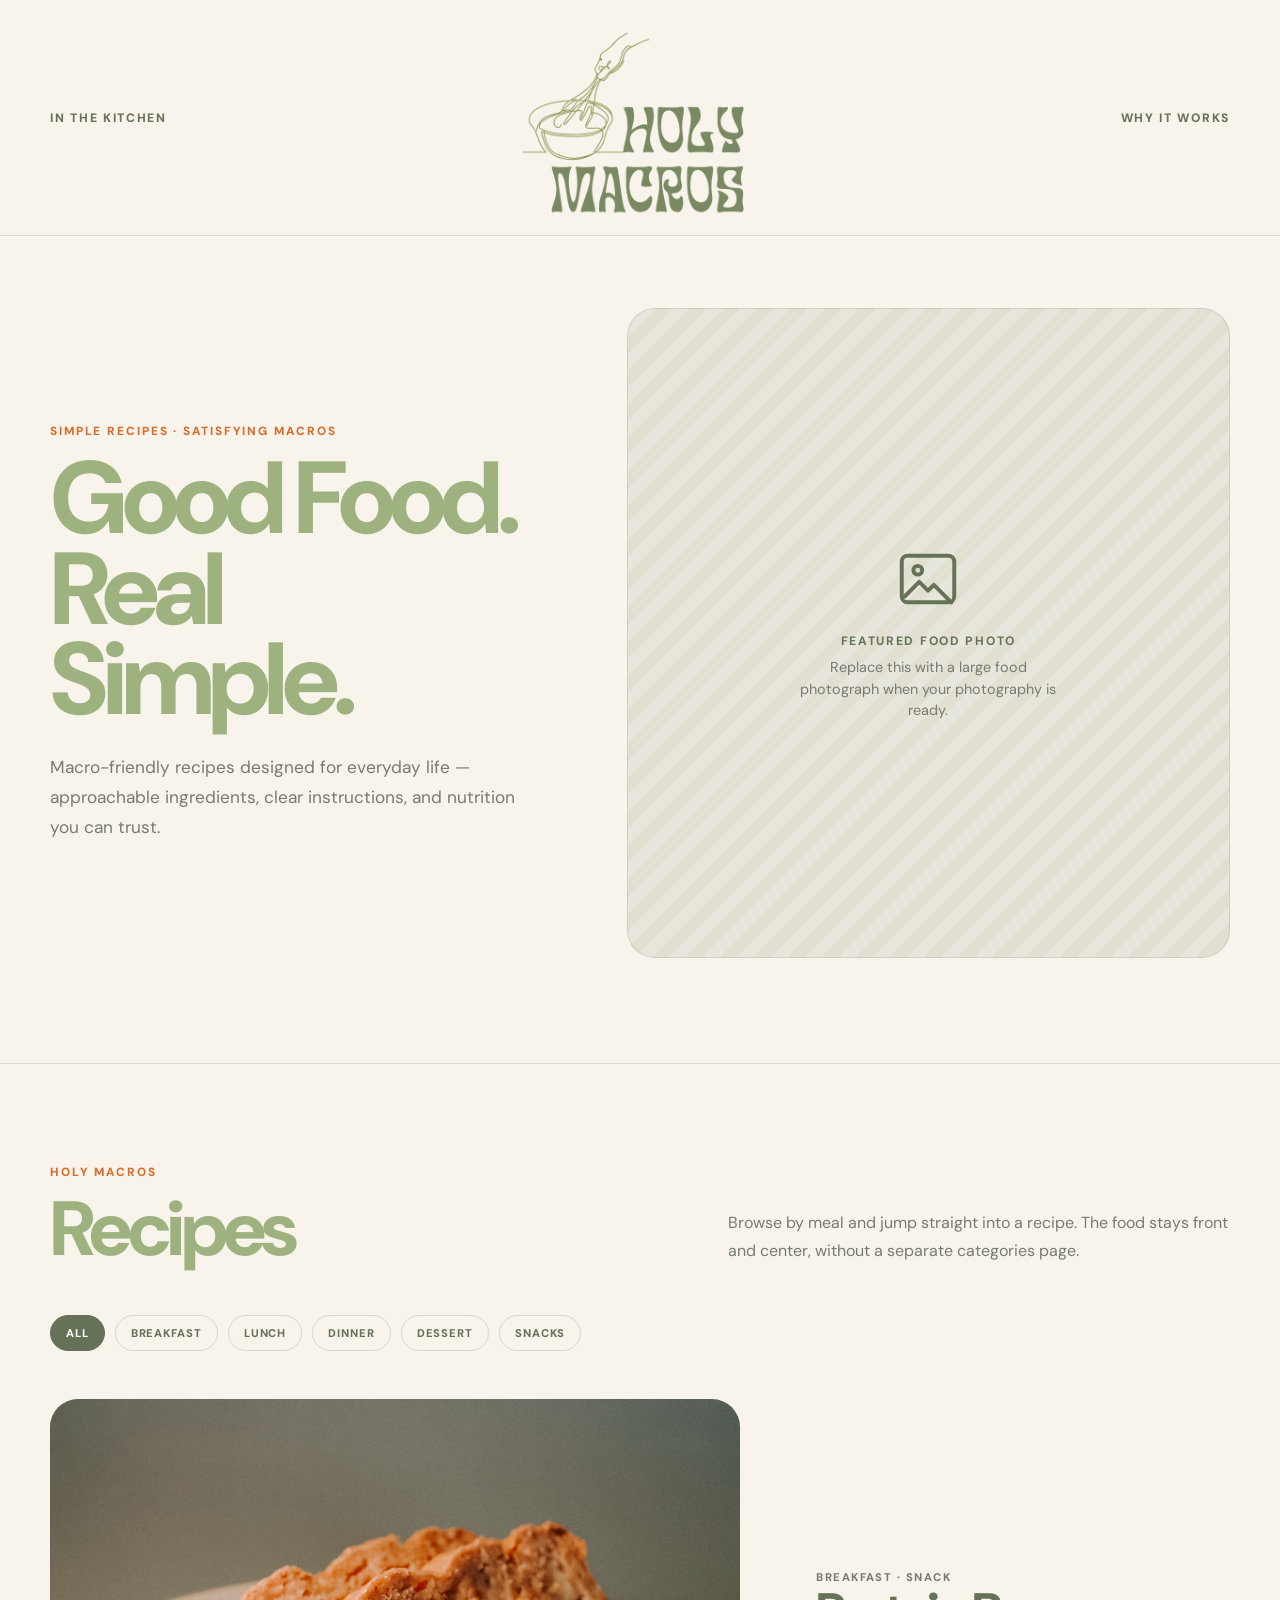
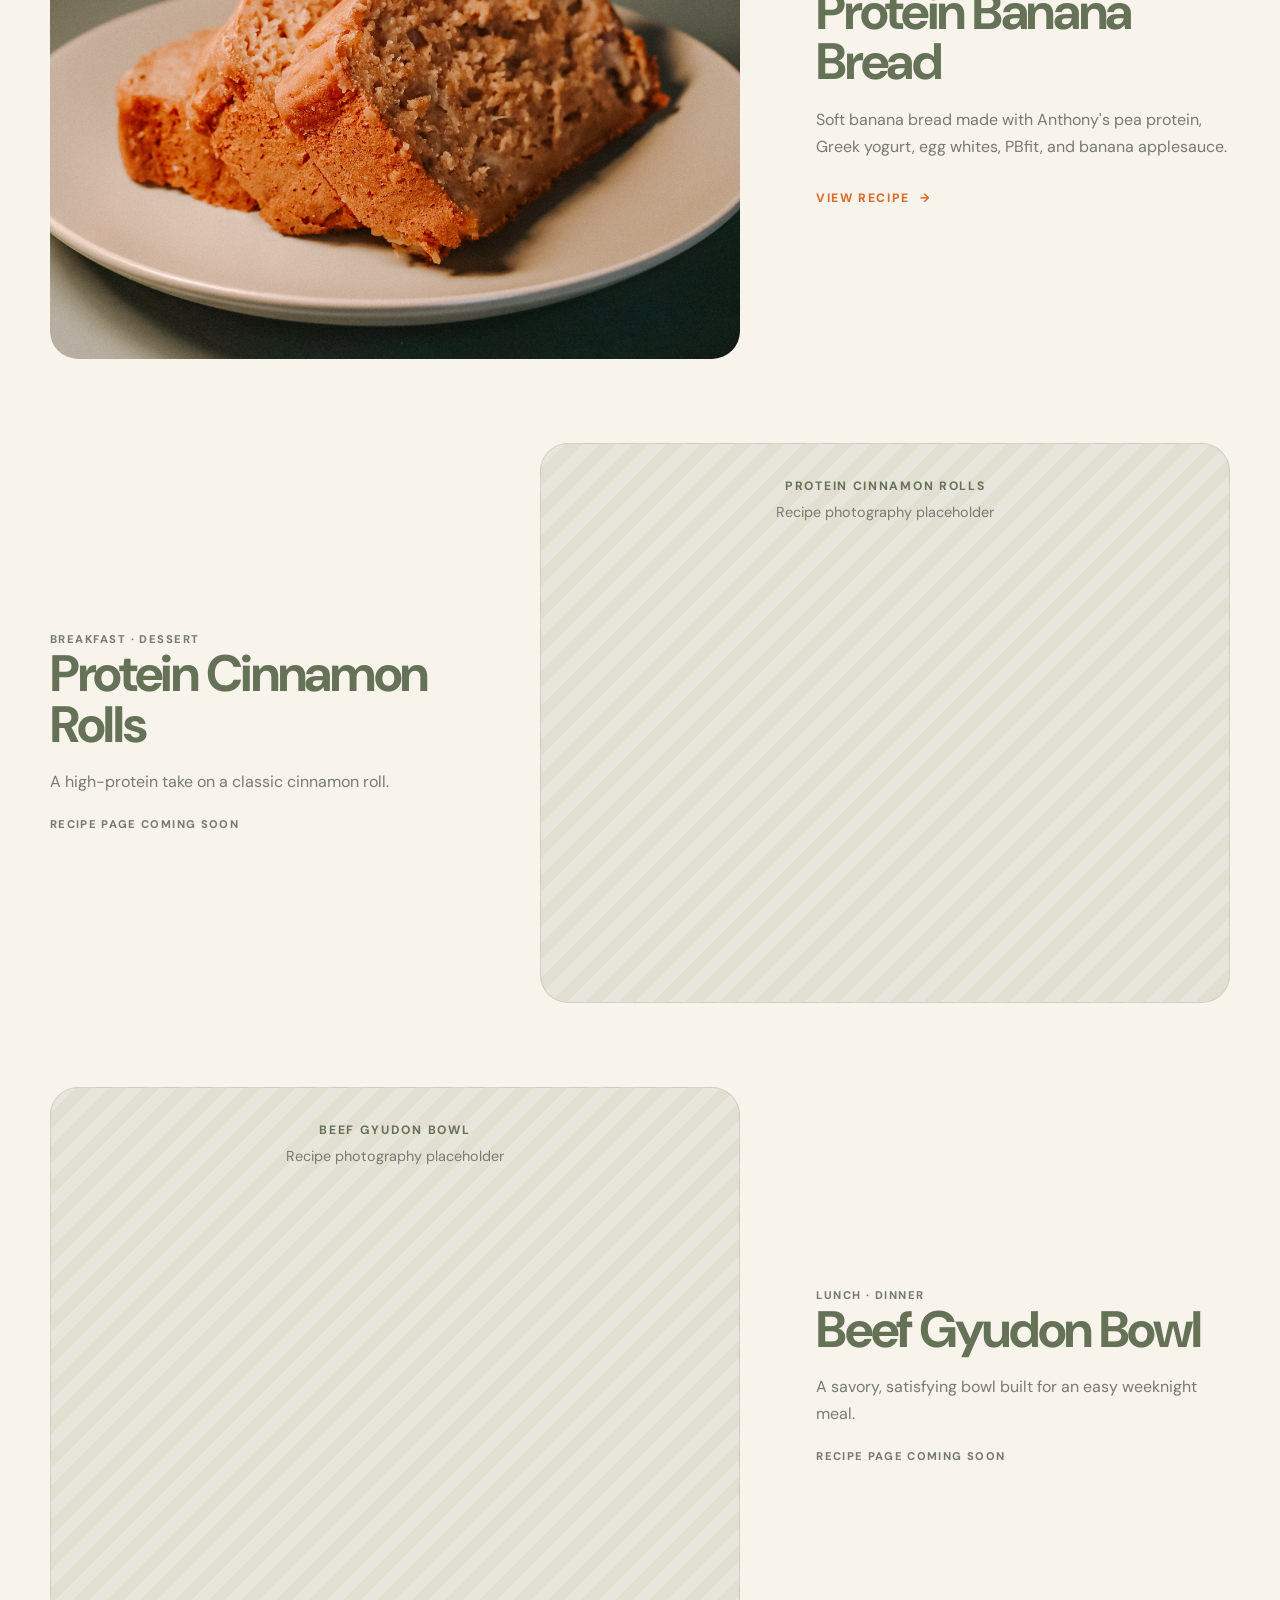
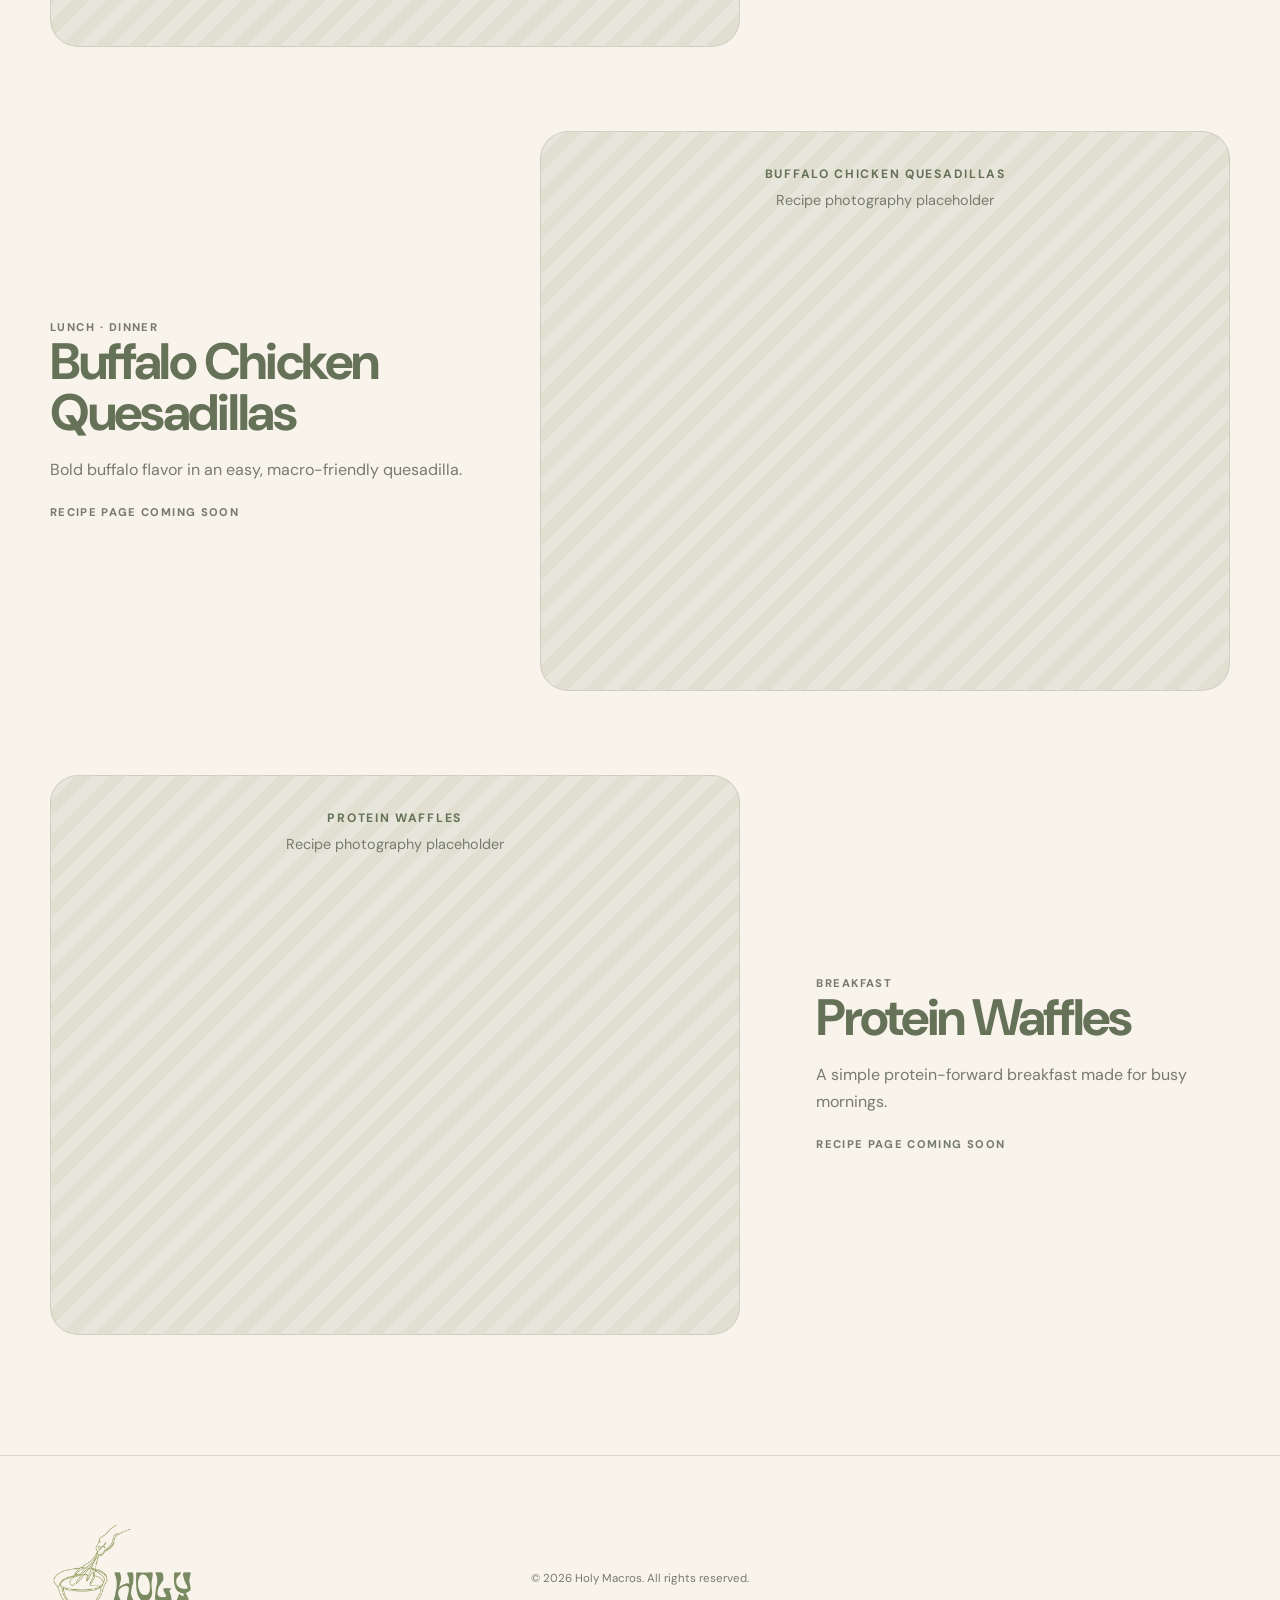
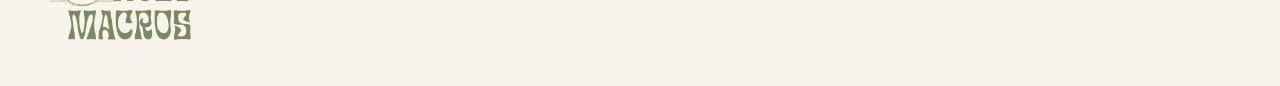
<file: index.html>
<!doctype html>
<html lang="en">
<head>
  <meta charset="utf-8">
  <meta name="viewport" content="width=device-width,initial-scale=1">
  <meta name="description" content="Holy Macros — simple, macro-friendly recipes designed for real life.">
  <meta name="theme-color" content="#F8F3EB">
  <title>Holy Macros</title>
  <link rel="icon" type="image/png" href="assets/favicon.png">
<link rel="apple-touch-icon" href="assets/favicon.png">
  <link rel="preconnect" href="https://fonts.googleapis.com">
  <link rel="preconnect" href="https://fonts.gstatic.com" crossorigin>
  <link href="https://fonts.googleapis.com/css2?family=DM+Sans:wght@400;500;600;700;800&display=swap" rel="stylesheet">
  <link rel="stylesheet" href="css/style.css">
</head>
<body>

<header class="site-header">
  <div class="container header-inner">

    <nav class="site-nav" aria-label="Main navigation">
      <a href="kitchen.html">In the Kitchen</a>
    </nav>

    <a class="brand" href="#top" aria-label="Holy Macros home">
      <img src="assets/logo.png" alt="Holy Macros">
    </a>

    <div class="header-actions">
      <a class="header-link" href="why-it-works.html">Why It Works</a>

      <button class="icon-link mobile-menu-button" type="button" data-menu-button aria-label="Open menu" aria-expanded="false">
        <svg viewBox="0 0 24 24" aria-hidden="true">
          <path d="M4 7h16M4 12h16M4 17h16"></path>
        </svg>
      </button>
    </div>

  </div>
</header>

<div class="mobile-menu" data-mobile-menu aria-hidden="true">
  <button class="mobile-close" data-mobile-close type="button" aria-label="Close menu">×</button>

  <nav aria-label="Mobile navigation">
    <a href="#top">Home</a>
    <a href="kitchen.html">In the Kitchen</a>
    <a href="why-it-works.html">Why It Works</a>
  </nav>
</div>

<main id="top">
  <section class="home-hero">
    <div class="container home-hero-grid">
      <div>
        <p class="eyebrow">Simple recipes · Satisfying macros</p>
        <h1>Good Food.<br>Real Simple.</h1>
        <p class="home-hero-copy">Macro-friendly recipes designed for everyday life — approachable ingredients, clear instructions, and nutrition you can trust.</p>
       
      </div>

      <div class="photo-placeholder" role="img" aria-label="Featured food photography placeholder">
        <div>
          <svg class="placeholder-icon" viewBox="0 0 24 24" aria-hidden="true"><rect x="3" y="4" width="18" height="16" rx="2"></rect><circle cx="8.5" cy="9" r="1.5"></circle><path d="m4 18 5-5 3 3 2-2 6 6"></path></svg>
          <strong>Featured Food Photo</strong>
          <span>Replace this with a large food photograph when your photography is ready.</span>
        </div>
      </div>
    </div>
  </section>

  <section class="recipes-section" id="recipes">
    <div class="container">
      <div class="section-heading">
        <div>
          <p class="eyebrow">Holy Macros</p>
          <h2 class="section-title">Recipes</h2>
        </div>
        <p class="section-intro">Browse by meal and jump straight into a recipe. The food stays front and center, without a separate categories page.</p>
      </div>

      <div class="recipe-filters" aria-label="Filter recipes">
        <button class="filter-button active" data-filter="all" type="button">All</button>
        <button class="filter-button" data-filter="breakfast" type="button">Breakfast</button>
        <button class="filter-button" data-filter="lunch" type="button">Lunch</button>
        <button class="filter-button" data-filter="dinner" type="button">Dinner</button>
        <button class="filter-button" data-filter="dessert" type="button">Dessert</button>
        <button class="filter-button" data-filter="snacks" type="button">Snacks</button>
      </div>

      <div class="recipe-list">
        <article class="recipe-preview" data-category="breakfast snacks">
  <a href="recipes/protein-banana-bread.html" aria-label="View Protein Banana Bread recipe">
  <img
    src="assets/banana-bread.jpg"
    alt="Protein Banana Bread"
    class="preview-photo">
</a>

  <div>
    <p class="recipe-meta-line">Breakfast · Snack</p>
    <h3>
  <a href="recipes/protein-banana-bread.html">
    Protein Banana Bread
  </a>
</h3>
    <p>Soft banana bread made with Anthony's pea protein, Greek yogurt, egg whites, PBfit, and banana applesauce.</p>
    <a class="text-cta" href="recipes/protein-banana-bread.html">
      View Recipe <span aria-hidden="true">→</span>
    </a>
  </div>
</article>

        <article class="recipe-preview" data-category="breakfast dessert">
          <div class="photo-placeholder preview-photo"><div><strong>Protein Cinnamon Rolls</strong><span>Recipe photography placeholder</span></div></div>
          <div><p class="recipe-meta-line">Breakfast · Dessert</p><h3>Protein Cinnamon Rolls</h3><p>A high-protein take on a classic cinnamon roll.</p><span class="coming-soon">Recipe page coming soon</span></div>
        </article>

        <article class="recipe-preview" data-category="lunch dinner">
          <div class="photo-placeholder preview-photo"><div><strong>Beef Gyudon Bowl</strong><span>Recipe photography placeholder</span></div></div>
          <div><p class="recipe-meta-line">Lunch · Dinner</p><h3>Beef Gyudon Bowl</h3><p>A savory, satisfying bowl built for an easy weeknight meal.</p><span class="coming-soon">Recipe page coming soon</span></div>
        </article>

        <article class="recipe-preview" data-category="lunch dinner">
          <div class="photo-placeholder preview-photo"><div><strong>Buffalo Chicken Quesadillas</strong><span>Recipe photography placeholder</span></div></div>
          <div><p class="recipe-meta-line">Lunch · Dinner</p><h3>Buffalo Chicken Quesadillas</h3><p>Bold buffalo flavor in an easy, macro-friendly quesadilla.</p><span class="coming-soon">Recipe page coming soon</span></div>
        </article>

        <article class="recipe-preview" data-category="breakfast">
          <div class="photo-placeholder preview-photo"><div><strong>Protein Waffles</strong><span>Recipe photography placeholder</span></div></div>
          <div><p class="recipe-meta-line">Breakfast</p><h3>Protein Waffles</h3><p>A simple protein-forward breakfast made for busy mornings.</p><span class="coming-soon">Recipe page coming soon</span></div>
        </article>
      </div>
    </div>
  </section>
</main>

<footer class="site-footer">
  <div class="container footer-inner">
    <a href="#top"><img class="footer-logo" src="assets/logo.png" alt="Holy Macros"></a>
    <div class="copyright">© <span data-current-year></span> Holy Macros. All rights reserved.</div>
  </div>
</footer>

<script src="js/script.js"></script>
</body>
</html>
</file>
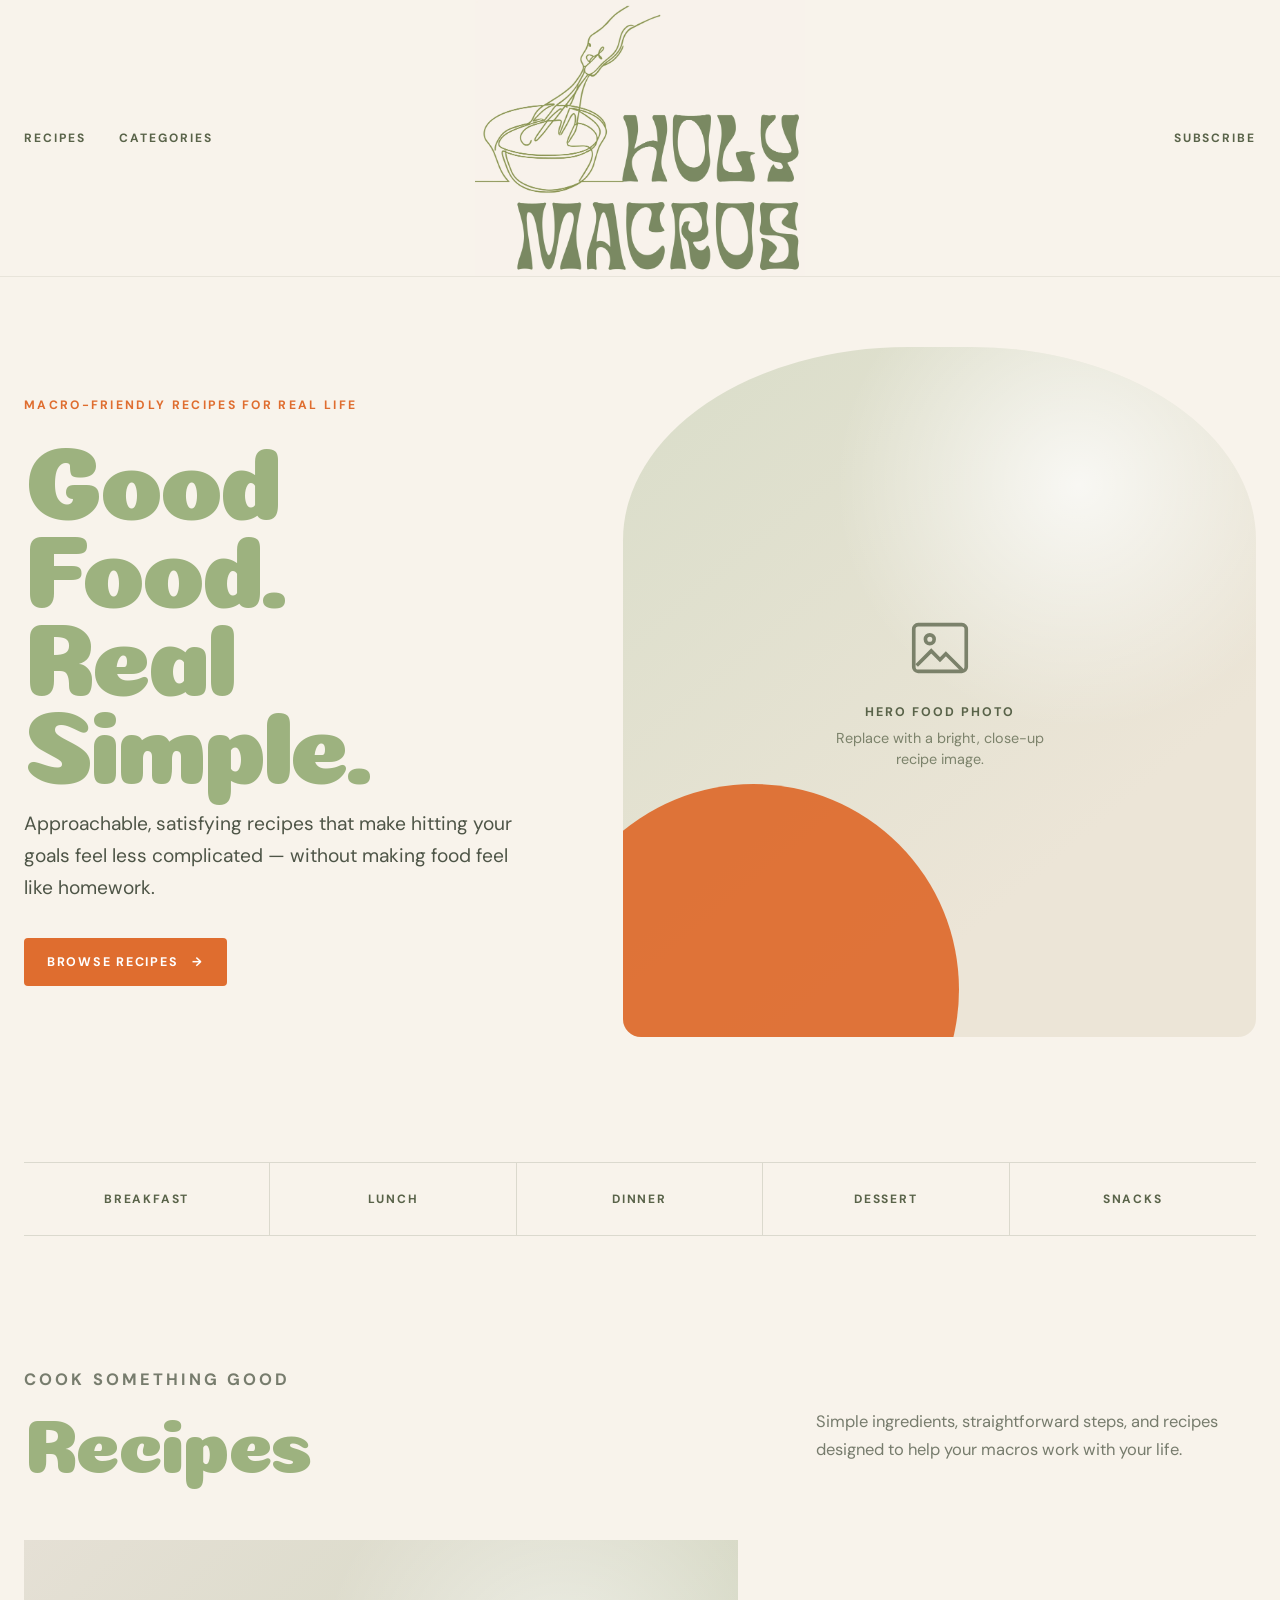
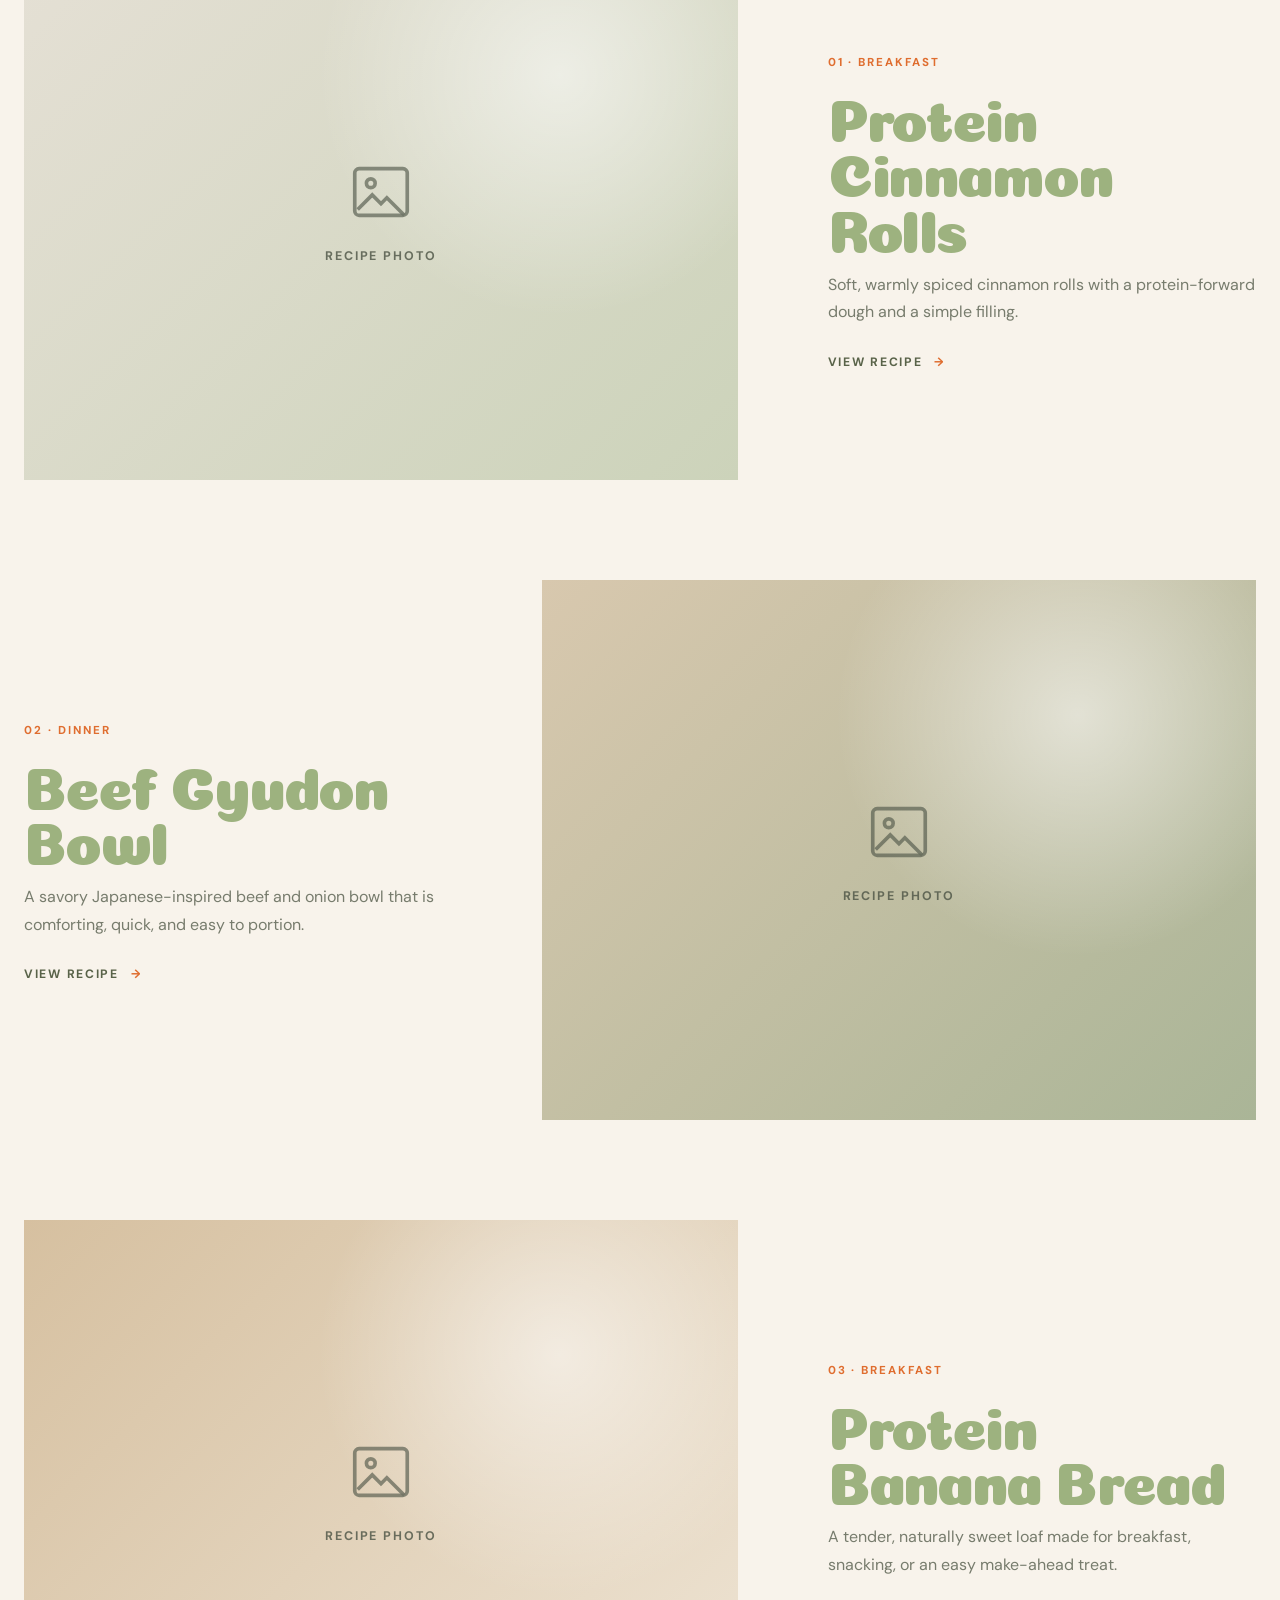
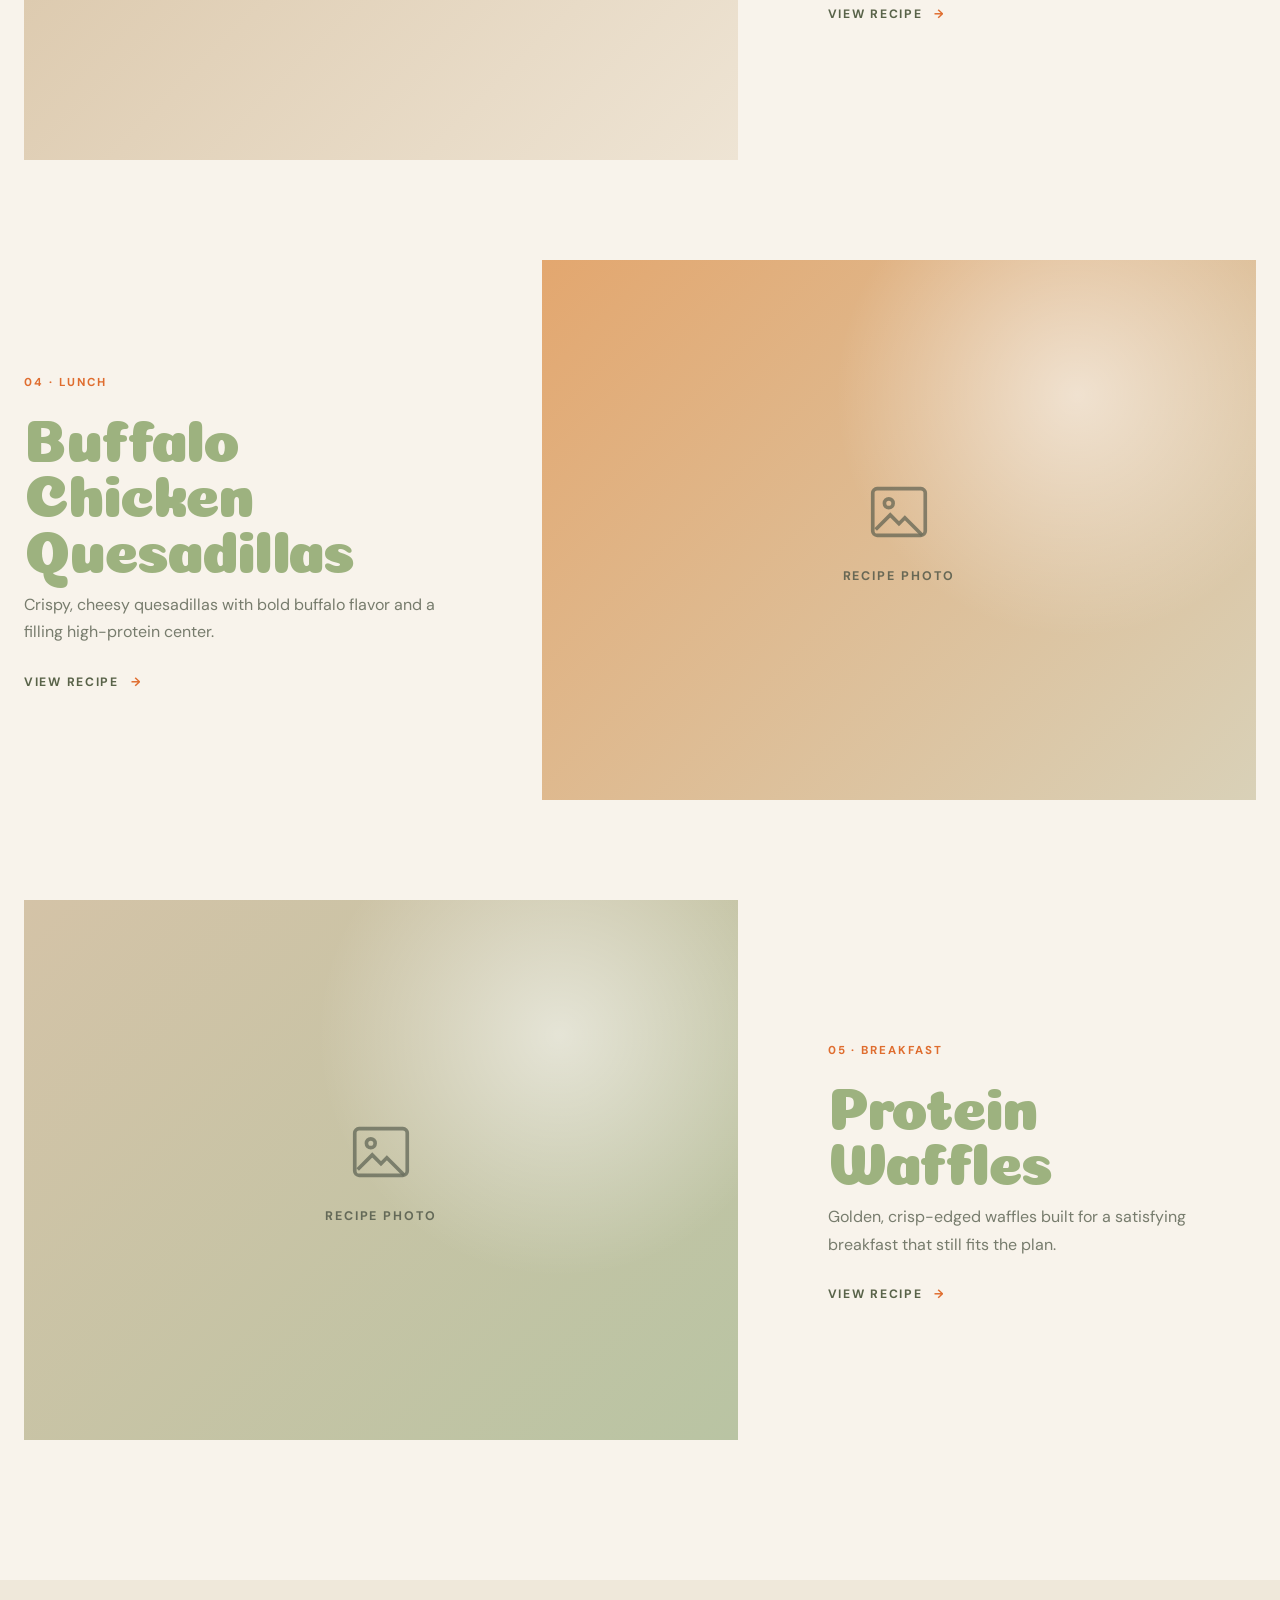
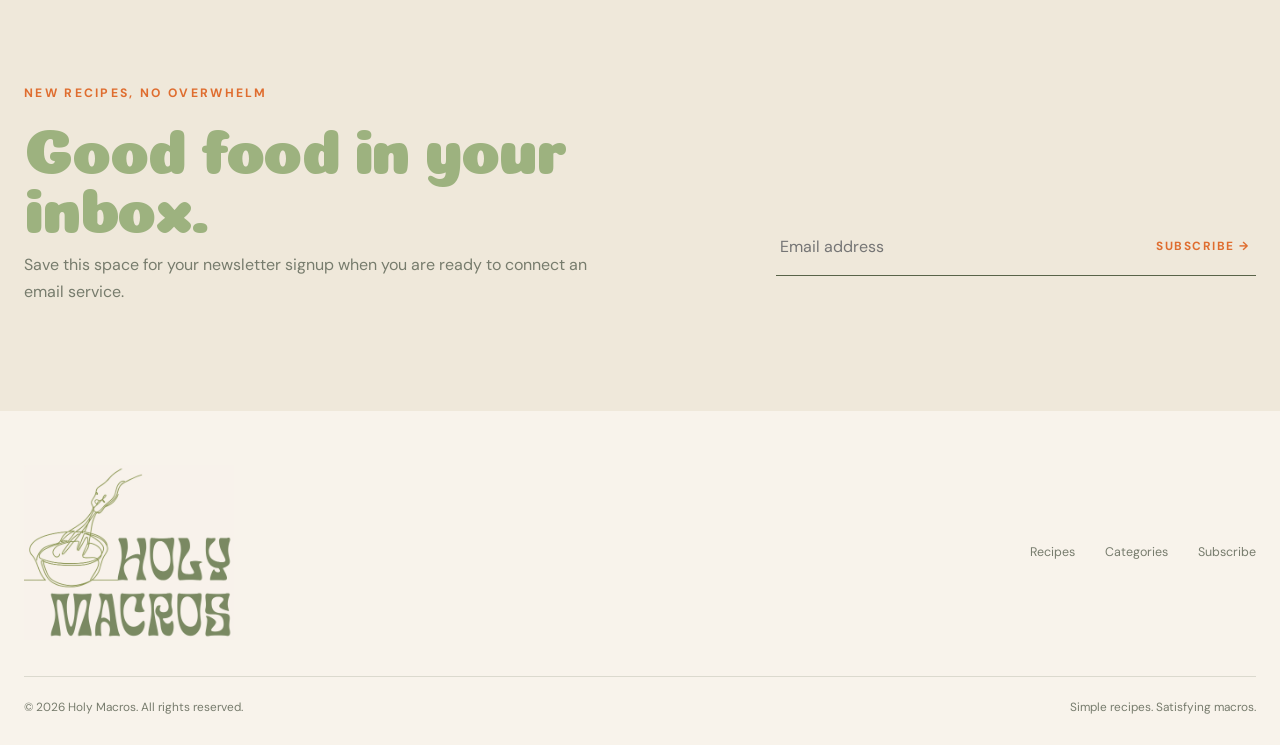
<file: holy-macros-v3-index.html>
<!DOCTYPE html>
<html lang="en">
<head>
  <meta charset="UTF-8">
  <meta name="viewport" content="width=device-width, initial-scale=1.0">
  <meta name="description" content="Holy Macros — simple, macro-friendly recipes made for real life.">
  <meta name="theme-color" content="#F8F3EB">
  <title>Holy Macros</title>
  <link rel="preconnect" href="https://fonts.googleapis.com">
  <link rel="preconnect" href="https://fonts.gstatic.com" crossorigin>
  <link href="https://fonts.googleapis.com/css2?family=Coiny&family=DM+Sans:wght@400;500;600;700&display=swap" rel="stylesheet">
  <style>
    :root {
      --cream: #F8F3EB;
      --cream-2: #EFE8DA;
      --heading: #9DB27F;
      --olive: #7D8D66;
      --olive-dark: #596349;
      --orange: #DF6D2F;
      --orange-dark: #BD5423;
      --ink: #4E5547;
      --muted: #777C6D;
      --line: rgba(89,99,73,.18);
      --max: 1240px;
    }
    * { box-sizing: border-box; }
    html { scroll-behavior: smooth; }
    body { margin:0; min-width:320px; background:var(--cream); color:var(--ink); font-family:"DM Sans",Arial,sans-serif; -webkit-font-smoothing:antialiased; }
    body.menu-open { overflow:hidden; }
    img { display:block; max-width:100%; }
    a { color:inherit; text-decoration:none; }
    button,input { font:inherit; }
    button { cursor:pointer; }
    .container { width:min(calc(100% - 48px),var(--max)); margin-inline:auto; }
    .display { font-family:"Coiny","Cooper Black",Georgia,serif; font-weight:400; }
    .kicker { margin:0 0 12px; color:var(--orange); font-size:.76rem; font-weight:700; letter-spacing:.19em; text-transform:uppercase; }
    .section-title { margin:0; color:var(--heading); font-family:"Coiny","Cooper Black",Georgia,serif; font-weight:400; font-size:clamp(3rem,6vw,5.6rem); line-height:.92; letter-spacing:-.035em; }
    .site-header { position:relative; z-index:20; border-bottom:1px solid rgba(89,99,73,.10); }
    .header-inner { min-height:152px; display:grid; grid-template-columns:1fr auto 1fr; align-items:center; gap:24px; }
    .brand { grid-column:2; width:clamp(210px,26vw,330px); }
    .nav { justify-self:start; display:flex; gap:34px; }
    .nav a,.header-contact { color:var(--olive-dark); font-size:.75rem; font-weight:700; letter-spacing:.16em; text-transform:uppercase; }
    .nav a,.header-contact { position:relative; padding:10px 0; }
    .nav a:after,.header-contact:after { content:""; position:absolute; left:0; right:0; bottom:4px; height:2px; background:var(--orange); transform:scaleX(0); transition:.2s ease; }
    .nav a:hover:after,.header-contact:hover:after { transform:scaleX(1); }
    .header-contact { justify-self:end; }
    .menu-btn { display:none; border:0; background:transparent; color:var(--olive-dark); padding:10px; }
    .menu-btn svg { width:28px; height:28px; fill:none; stroke:currentColor; stroke-width:1.8; stroke-linecap:round; }

    .hero { padding:70px 0 125px; overflow:hidden; }
    .hero-grid { display:grid; grid-template-columns:minmax(0,.88fr) minmax(500px,1.12fr); gap:clamp(48px,8vw,112px); align-items:center; }
    .hero h1 { margin:0; max-width:670px; color:var(--heading); font-family:"Coiny","Cooper Black",Georgia,serif; font-size:clamp(4.7rem,8vw,8.4rem); font-weight:400; line-height:.86; letter-spacing:-.05em; }
    .hero-copy p:last-of-type { max-width:520px; margin:30px 0 0; font-size:clamp(1.05rem,1.5vw,1.24rem); line-height:1.68; }
    .cta { display:inline-flex; align-items:center; gap:14px; margin-top:34px; padding:16px 23px; border-radius:4px; background:var(--orange); color:white; font-size:.78rem; font-weight:700; letter-spacing:.14em; text-transform:uppercase; transition:.2s ease; }
    .cta:hover { transform:translateY(-2px); background:var(--orange-dark); }
    .hero-image { position:relative; min-height:690px; border-radius:45% 45% 18px 18px / 28% 28% 18px 18px; overflow:hidden; background:linear-gradient(140deg,#D9DDC9,#ECE5D7 72%); }
    .hero-image:before { content:""; position:absolute; width:65%; aspect-ratio:1; border-radius:50%; background:var(--orange); left:-12%; bottom:-23%; opacity:.94; }
    .hero-image:after { content:""; position:absolute; inset:0; background:radial-gradient(circle at 72% 20%,rgba(255,255,255,.75),transparent 34%); }
    .image-prompt { position:absolute; z-index:2; inset:0; display:grid; place-items:center; text-align:center; padding:40px; color:var(--olive-dark); }
    .image-prompt div { width:230px; }
    .image-prompt svg { width:70px; height:70px; margin:0 auto 16px; fill:none; stroke:currentColor; stroke-width:1.25; opacity:.76; }
    .image-prompt strong { display:block; font-size:.78rem; letter-spacing:.16em; text-transform:uppercase; }
    .image-prompt span { display:block; margin-top:8px; font-size:.9rem; line-height:1.5; opacity:.75; }

    .category-strip { padding:0 0 130px; }
    .category-row { display:grid; grid-template-columns:repeat(5,1fr); border-top:1px solid var(--line); border-bottom:1px solid var(--line); }
    .category-row a { padding:28px 15px; text-align:center; color:var(--olive-dark); font-size:.75rem; font-weight:700; letter-spacing:.15em; text-transform:uppercase; border-right:1px solid var(--line); transition:.2s ease; }
    .category-row a:last-child { border-right:0; }
    .category-row a:hover { color:var(--orange); background:rgba(255,255,255,.28); }

    .recipes { padding:0 0 140px; }
    .recipes-heading { display:grid; grid-template-columns:1fr minmax(280px,440px); gap:60px; align-items:end; margin-bottom:70px; }
    .recipes-heading p { margin:0 0 6px; color:var(--muted); font-size:1.03rem; line-height:1.7; }
    .recipe-list { display:grid; gap:100px; }
    .recipe { display:grid; grid-template-columns:minmax(0,1.25fr) minmax(300px,.75fr); gap:clamp(38px,7vw,90px); align-items:center; }
    .recipe:nth-child(even) { grid-template-columns:minmax(300px,.75fr) minmax(0,1.25fr); }
    .recipe:nth-child(even) .recipe-photo { order:2; }
    .recipe-photo { min-height:540px; position:relative; overflow:hidden; background:linear-gradient(135deg,#E5E0D5,#CCD3BA); }
    .recipe:nth-child(2) .recipe-photo { background:linear-gradient(135deg,#D8C8AE,#AAB597); }
    .recipe:nth-child(3) .recipe-photo { background:linear-gradient(135deg,#D6C0A0,#EEE4D4); }
    .recipe:nth-child(4) .recipe-photo { background:linear-gradient(135deg,#E3A76F,#D9D1B8); }
    .recipe:nth-child(5) .recipe-photo { background:linear-gradient(135deg,#D4C3A7,#B9C4A3); }
    .recipe-photo:after { content:""; position:absolute; inset:0; background:radial-gradient(circle at 75% 25%,rgba(255,255,255,.55),transparent 36%); }
    .recipe-photo .image-prompt { color:rgba(78,85,71,.82); }
    .recipe-number { color:var(--orange); font-size:.72rem; font-weight:700; letter-spacing:.17em; text-transform:uppercase; }
    .recipe h3 { margin:14px 0 20px; color:var(--heading); font-family:"Coiny","Cooper Black",Georgia,serif; font-size:clamp(2.7rem,4.6vw,4.8rem); font-weight:400; line-height:.94; letter-spacing:-.035em; }
    .recipe p { max-width:430px; margin:0; color:var(--muted); line-height:1.72; }
    .recipe-link { display:inline-flex; gap:12px; margin-top:28px; color:var(--olive-dark); font-size:.76rem; font-weight:700; letter-spacing:.14em; text-transform:uppercase; }
    .recipe-link span { color:var(--orange); }

    .newsletter { padding:105px 0; background:var(--cream-2); }
    .newsletter-inner { display:grid; grid-template-columns:1fr minmax(340px,480px); gap:70px; align-items:end; }
    .newsletter .section-title { font-size:clamp(2.8rem,5vw,5rem); }
    .newsletter-copy p:last-child { max-width:570px; margin:20px 0 0; color:var(--muted); line-height:1.7; }
    .newsletter-form { display:flex; border-bottom:1px solid var(--olive-dark); }
    .newsletter-form input { flex:1; min-width:0; padding:18px 4px; border:0; outline:0; background:transparent; color:var(--ink); }
    .newsletter-form button { border:0; background:transparent; color:var(--orange); font-size:.74rem; font-weight:700; letter-spacing:.13em; text-transform:uppercase; }
    .form-note { min-height:20px; margin-top:10px; color:var(--olive-dark); font-size:.82rem; }

    footer { padding:54px 0 30px; }
    .footer-top { display:grid; grid-template-columns:1fr auto; gap:30px; align-items:center; }
    .footer-logo { width:210px; }
    .footer-links { display:flex; gap:30px; color:var(--muted); font-size:.78rem; }
    .footer-bottom { display:flex; justify-content:space-between; gap:20px; margin-top:36px; padding-top:22px; border-top:1px solid var(--line); color:var(--muted); font-size:.74rem; }

    .mobile-menu { display:none; }
    @media(max-width:980px) {
      .hero-grid { grid-template-columns:1fr; }
      .hero-copy { max-width:760px; }
      .hero-image { min-height:610px; }
      .recipes-heading { grid-template-columns:1fr; gap:24px; }
      .recipe,.recipe:nth-child(even) { grid-template-columns:1fr; gap:34px; }
      .recipe:nth-child(even) .recipe-photo { order:0; }
      .recipe-photo { min-height:500px; }
      .newsletter-inner { grid-template-columns:1fr; gap:45px; }
    }
    @media(max-width:760px) {
      .container { width:min(calc(100% - 30px),var(--max)); }
      .header-inner { min-height:110px; grid-template-columns:1fr auto; }
      .brand { grid-column:1; justify-self:start; width:190px; }
      .nav,.header-contact { display:none; }
      .menu-btn { display:block; grid-column:2; }
      .mobile-menu { position:fixed; inset:0; z-index:100; display:grid; place-items:center; background:rgba(248,243,235,.98); opacity:0; pointer-events:none; transition:.2s ease; }
      .mobile-menu.open { opacity:1; pointer-events:auto; }
      .mobile-menu nav { display:grid; gap:24px; text-align:center; }
      .mobile-menu a { color:var(--heading); font-family:"Coiny",serif; font-size:2.8rem; }
      .close-btn { position:absolute; right:18px; top:18px; border:0; background:transparent; color:var(--olive-dark); font-size:2rem; }
      .hero { padding:45px 0 90px; }
      .hero h1 { font-size:clamp(4rem,18vw,6rem); }
      .hero-image { min-height:470px; border-radius:38% 38% 14px 14px / 22% 22% 14px 14px; }
      .category-strip { padding-bottom:95px; }
      .category-row { grid-template-columns:repeat(2,1fr); }
      .category-row a { border-bottom:1px solid var(--line); }
      .category-row a:nth-child(even) { border-right:0; }
      .category-row a:last-child { grid-column:1/-1; border-bottom:0; }
      .recipes { padding-bottom:100px; }
      .recipe-list { gap:74px; }
      .recipe-photo { min-height:390px; }
      .newsletter { padding:80px 0; }
      .newsletter-form { display:grid; }
      .newsletter-form button { justify-self:start; padding:12px 4px 17px; }
      .footer-top,.footer-bottom { grid-template-columns:1fr; display:grid; }
      .footer-links { flex-wrap:wrap; gap:15px 22px; }
    }
    @media(prefers-reduced-motion:reduce) { * { scroll-behavior:auto!important; transition:none!important; } }
  </style>
</head>
<body>
<header class="site-header" id="top">
  <div class="container header-inner">
    <nav class="nav" aria-label="Main navigation"><a href="#recipes">Recipes</a><a href="#categories">Categories</a></nav>
    <a class="brand" href="#top" aria-label="Holy Macros home"><img src="[data-uri]" alt="Holy Macros"></a>
    <a class="header-contact" href="#newsletter">Subscribe</a>
    <button class="menu-btn" type="button" aria-label="Open menu" aria-expanded="false"><svg viewBox="0 0 24 24"><path d="M4 7h16M4 12h16M4 17h16"/></svg></button>
  </div>
</header>
<div class="mobile-menu" aria-hidden="true"><button class="close-btn" type="button" aria-label="Close menu">×</button><nav><a href="#recipes">Recipes</a><a href="#categories">Categories</a><a href="#newsletter">Subscribe</a></nav></div>
<main>
  <section class="hero">
    <div class="container hero-grid">
      <div class="hero-copy">
        <p class="kicker">Macro-friendly recipes for real life</p>
        <h1>Good Food.<br>Real Simple.</h1>
        <p>Approachable, satisfying recipes that make hitting your goals feel less complicated — without making food feel like homework.</p>
        <a class="cta" href="#recipes">Browse recipes <span>→</span></a>
      </div>
      <div class="hero-image" role="img" aria-label="Large recipe photography placeholder">
        <div class="image-prompt"><div><svg viewBox="0 0 24 24"><rect x="3" y="4" width="18" height="16" rx="1.5"/><circle cx="8.5" cy="9" r="1.5"/><path d="m4 18 5-5 3 3 2-2 6 6"/></svg><strong>Hero food photo</strong><span>Replace with a bright, close-up recipe image.</span></div></div>
      </div>
    </div>
  </section>

  <section class="category-strip" id="categories" aria-label="Recipe categories">
    <div class="container category-row"><a href="#recipes">Breakfast</a><a href="#recipes">Lunch</a><a href="#recipes">Dinner</a><a href="#recipes">Dessert</a><a href="#recipes">Snacks</a></div>
  </section>

  <section class="recipes" id="recipes" aria-labelledby="recipes-title">
    <div class="container">
      <div class="recipes-heading"><div><p class="kicker">Cook something good</p><h2 class="section-title" id="recipes-title">Recipes</h2></div><p>Simple ingredients, straightforward steps, and recipes designed to help your macros work with your life.</p></div>
      <div class="recipe-list">
        <article class="recipe"><div class="recipe-photo"><div class="image-prompt"><div><svg viewBox="0 0 24 24"><rect x="3" y="4" width="18" height="16" rx="1.5"/><circle cx="8.5" cy="9" r="1.5"/><path d="m4 18 5-5 3 3 2-2 6 6"/></svg><strong>Recipe photo</strong></div></div></div><div><span class="recipe-number">01 · Breakfast</span><h3>Protein Cinnamon Rolls</h3><p>Soft, warmly spiced cinnamon rolls with a protein-forward dough and a simple filling.</p><a class="recipe-link" href="#">View recipe <span>→</span></a></div></article>
        <article class="recipe"><div class="recipe-photo"><div class="image-prompt"><div><svg viewBox="0 0 24 24"><rect x="3" y="4" width="18" height="16" rx="1.5"/><circle cx="8.5" cy="9" r="1.5"/><path d="m4 18 5-5 3 3 2-2 6 6"/></svg><strong>Recipe photo</strong></div></div></div><div><span class="recipe-number">02 · Dinner</span><h3>Beef Gyudon Bowl</h3><p>A savory Japanese-inspired beef and onion bowl that is comforting, quick, and easy to portion.</p><a class="recipe-link" href="#">View recipe <span>→</span></a></div></article>
        <article class="recipe"><div class="recipe-photo"><div class="image-prompt"><div><svg viewBox="0 0 24 24"><rect x="3" y="4" width="18" height="16" rx="1.5"/><circle cx="8.5" cy="9" r="1.5"/><path d="m4 18 5-5 3 3 2-2 6 6"/></svg><strong>Recipe photo</strong></div></div></div><div><span class="recipe-number">03 · Breakfast</span><h3>Protein Banana Bread</h3><p>A tender, naturally sweet loaf made for breakfast, snacking, or an easy make-ahead treat.</p><a class="recipe-link" href="#">View recipe <span>→</span></a></div></article>
        <article class="recipe"><div class="recipe-photo"><div class="image-prompt"><div><svg viewBox="0 0 24 24"><rect x="3" y="4" width="18" height="16" rx="1.5"/><circle cx="8.5" cy="9" r="1.5"/><path d="m4 18 5-5 3 3 2-2 6 6"/></svg><strong>Recipe photo</strong></div></div></div><div><span class="recipe-number">04 · Lunch</span><h3>Buffalo Chicken Quesadillas</h3><p>Crispy, cheesy quesadillas with bold buffalo flavor and a filling high-protein center.</p><a class="recipe-link" href="#">View recipe <span>→</span></a></div></article>
        <article class="recipe"><div class="recipe-photo"><div class="image-prompt"><div><svg viewBox="0 0 24 24"><rect x="3" y="4" width="18" height="16" rx="1.5"/><circle cx="8.5" cy="9" r="1.5"/><path d="m4 18 5-5 3 3 2-2 6 6"/></svg><strong>Recipe photo</strong></div></div></div><div><span class="recipe-number">05 · Breakfast</span><h3>Protein Waffles</h3><p>Golden, crisp-edged waffles built for a satisfying breakfast that still fits the plan.</p><a class="recipe-link" href="#">View recipe <span>→</span></a></div></article>
      </div>
    </div>
  </section>

  <section class="newsletter" id="newsletter" aria-labelledby="newsletter-title"><div class="container newsletter-inner"><div class="newsletter-copy"><p class="kicker">New recipes, no overwhelm</p><h2 class="section-title" id="newsletter-title">Good food in your inbox.</h2><p>Save this space for your newsletter signup when you are ready to connect an email service.</p></div><div><form class="newsletter-form" id="signup-form"><label for="email" style="position:absolute;left:-9999px">Email address</label><input id="email" type="email" placeholder="Email address" required><button type="submit">Subscribe →</button></form><div class="form-note" id="form-note" aria-live="polite"></div></div></div></section>
</main>
<footer><div class="container"><div class="footer-top"><a href="#top"><img class="footer-logo" src="[data-uri]" alt="Holy Macros"></a><div class="footer-links"><a href="#recipes">Recipes</a><a href="#categories">Categories</a><a href="#newsletter">Subscribe</a></div></div><div class="footer-bottom"><span>© <span id="year"></span> Holy Macros. All rights reserved.</span><span>Simple recipes. Satisfying macros.</span></div></div></footer>
<script>
  const menu=document.querySelector('.mobile-menu');
  const openBtn=document.querySelector('.menu-btn');
  const closeBtn=document.querySelector('.close-btn');
  function setMenu(open){menu.classList.toggle('open',open);menu.setAttribute('aria-hidden',String(!open));openBtn.setAttribute('aria-expanded',String(open));document.body.classList.toggle('menu-open',open);}
  openBtn.addEventListener('click',()=>setMenu(true)); closeBtn.addEventListener('click',()=>setMenu(false));
  menu.querySelectorAll('a').forEach(a=>a.addEventListener('click',()=>setMenu(false)));
  document.addEventListener('keydown',e=>{if(e.key==='Escape')setMenu(false)});
  document.getElementById('signup-form').addEventListener('submit',e=>{e.preventDefault();document.getElementById('form-note').textContent='Thanks — your form service can be connected here later.';e.target.reset();});
  document.getElementById('year').textContent=new Date().getFullYear();
</script>
</body>
</html>
</file>
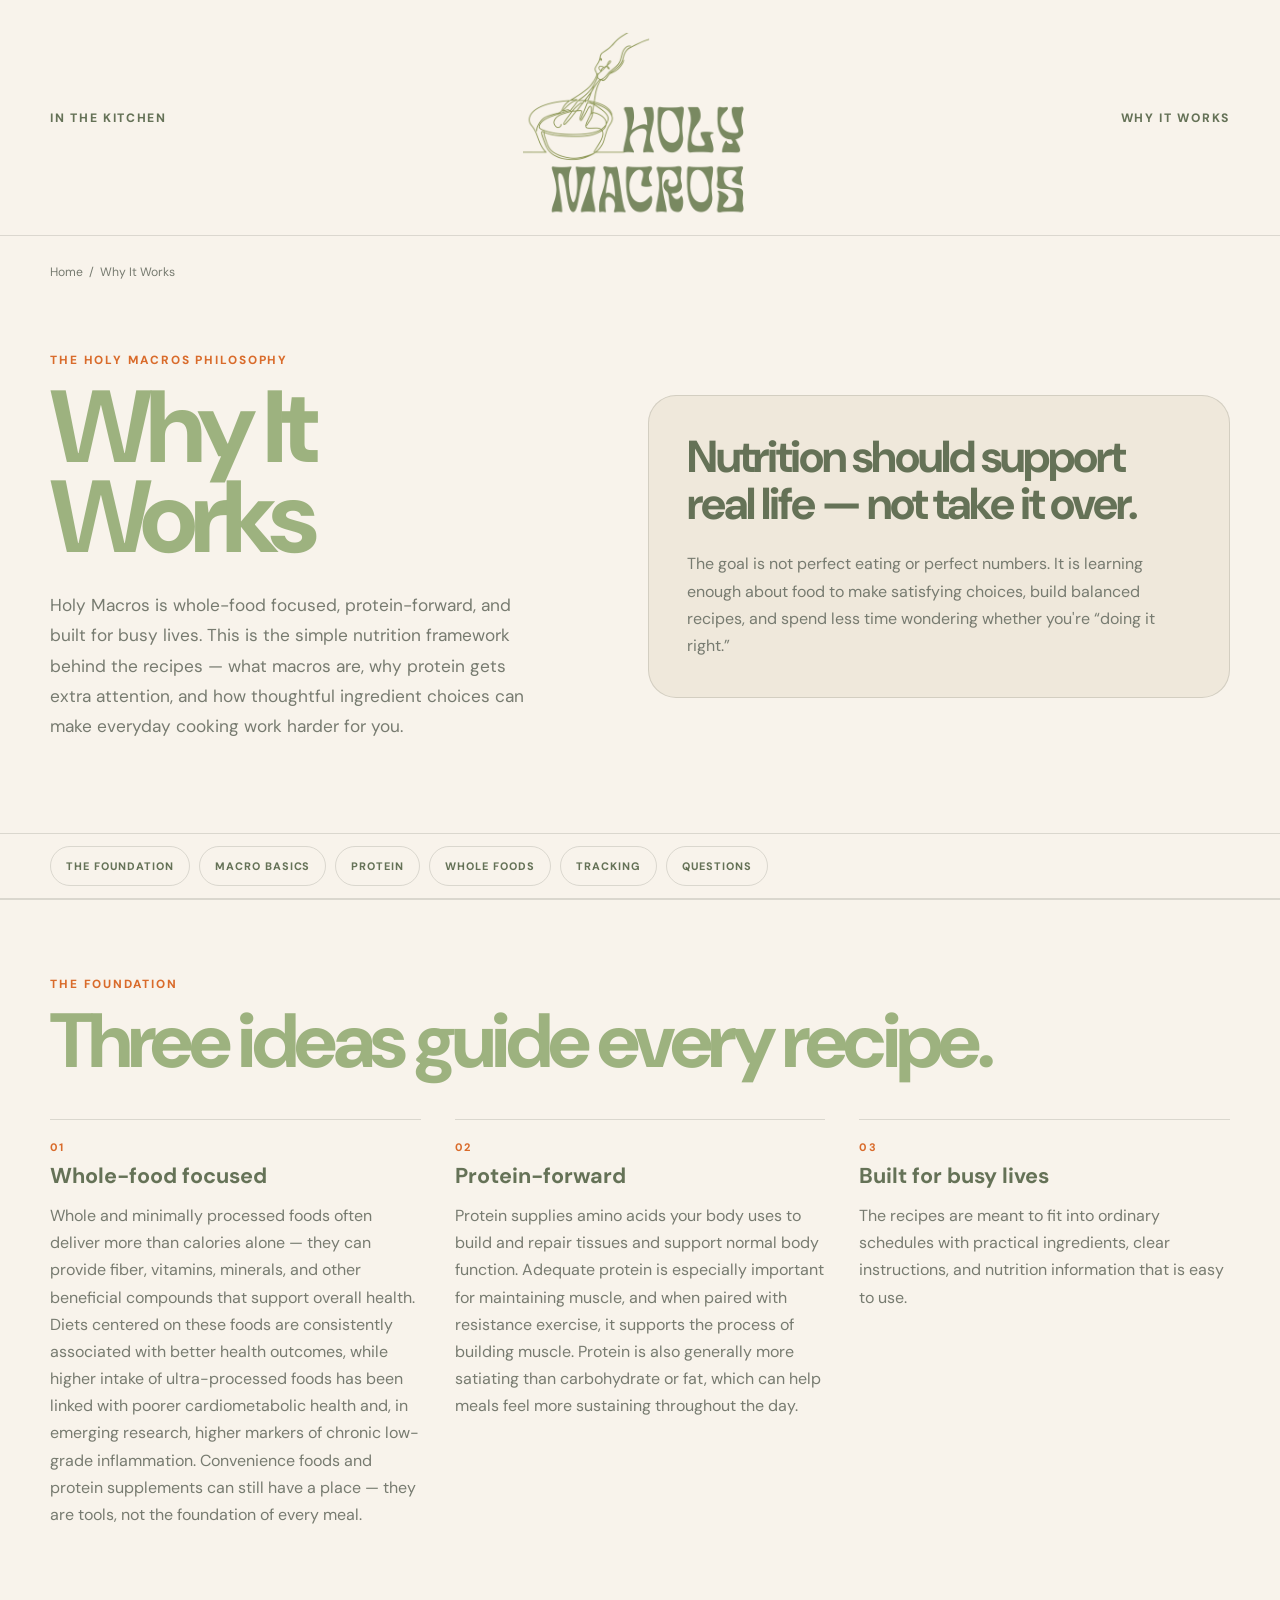
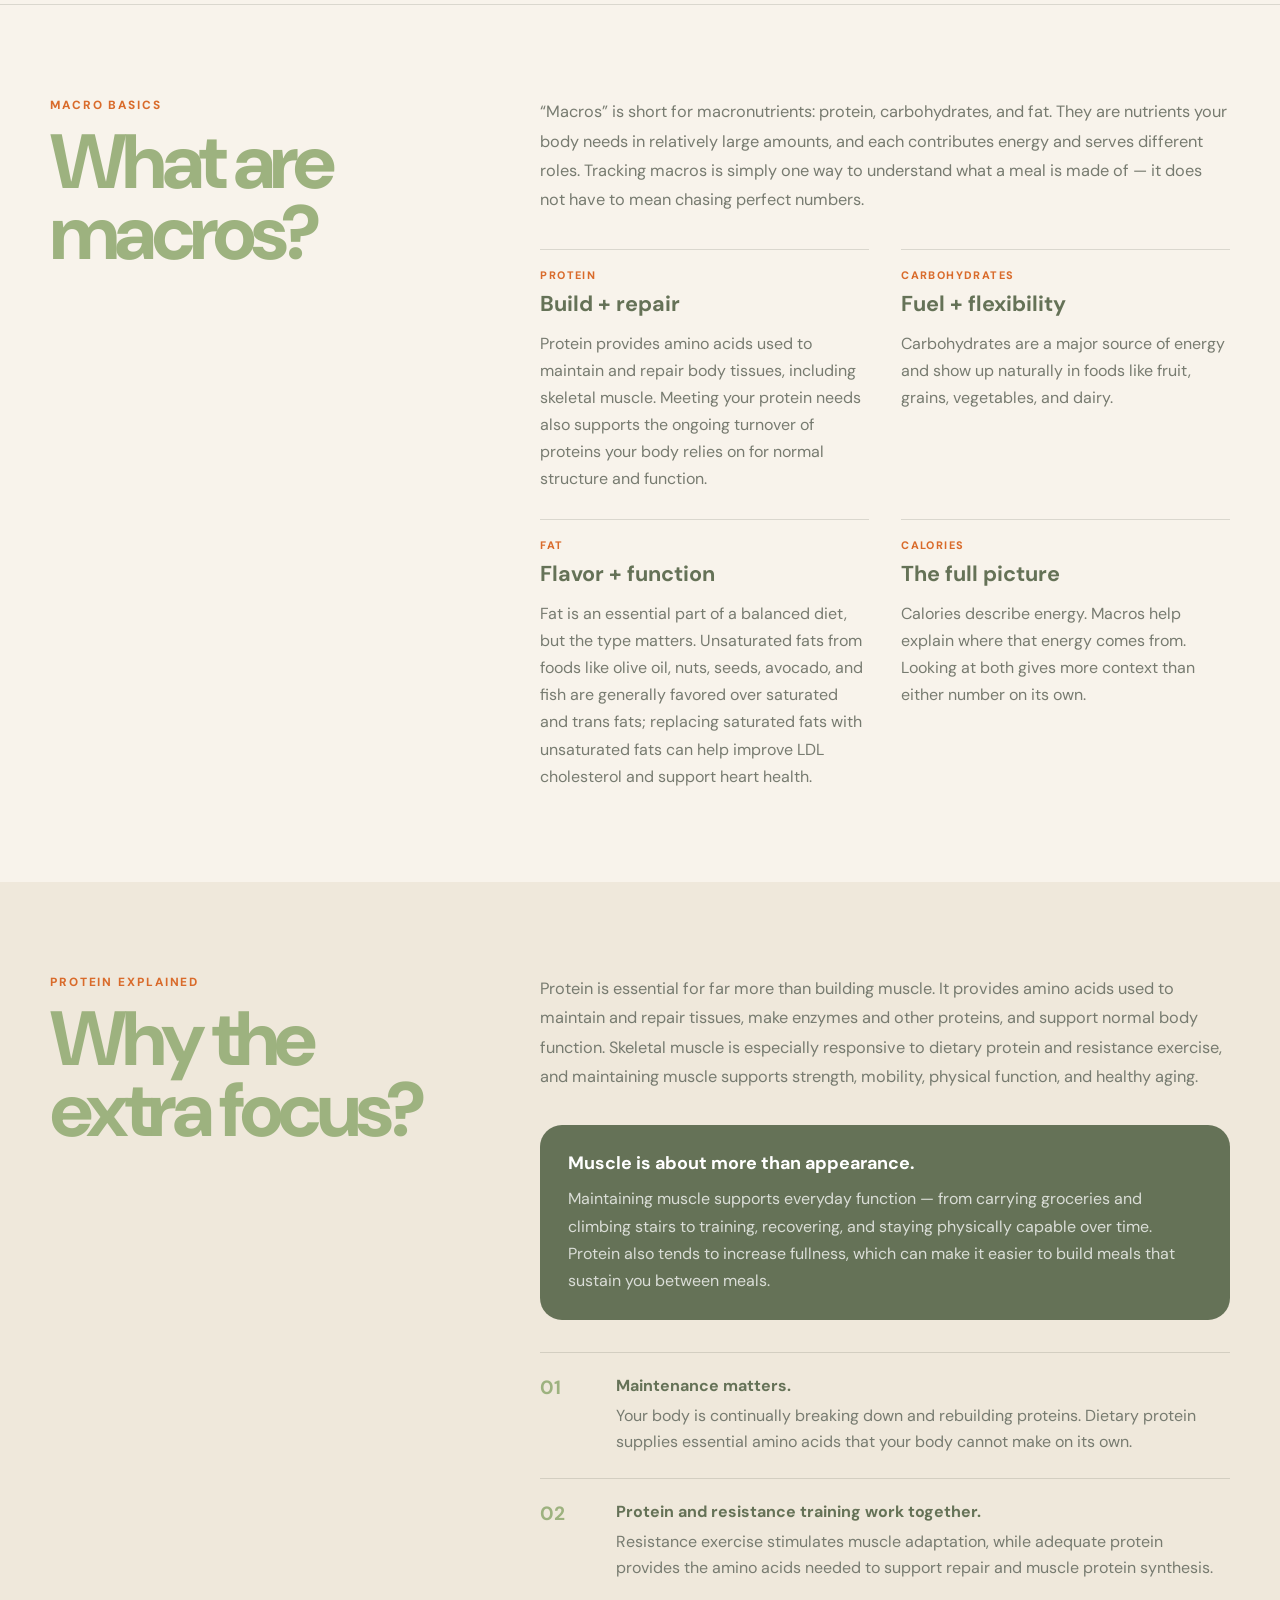
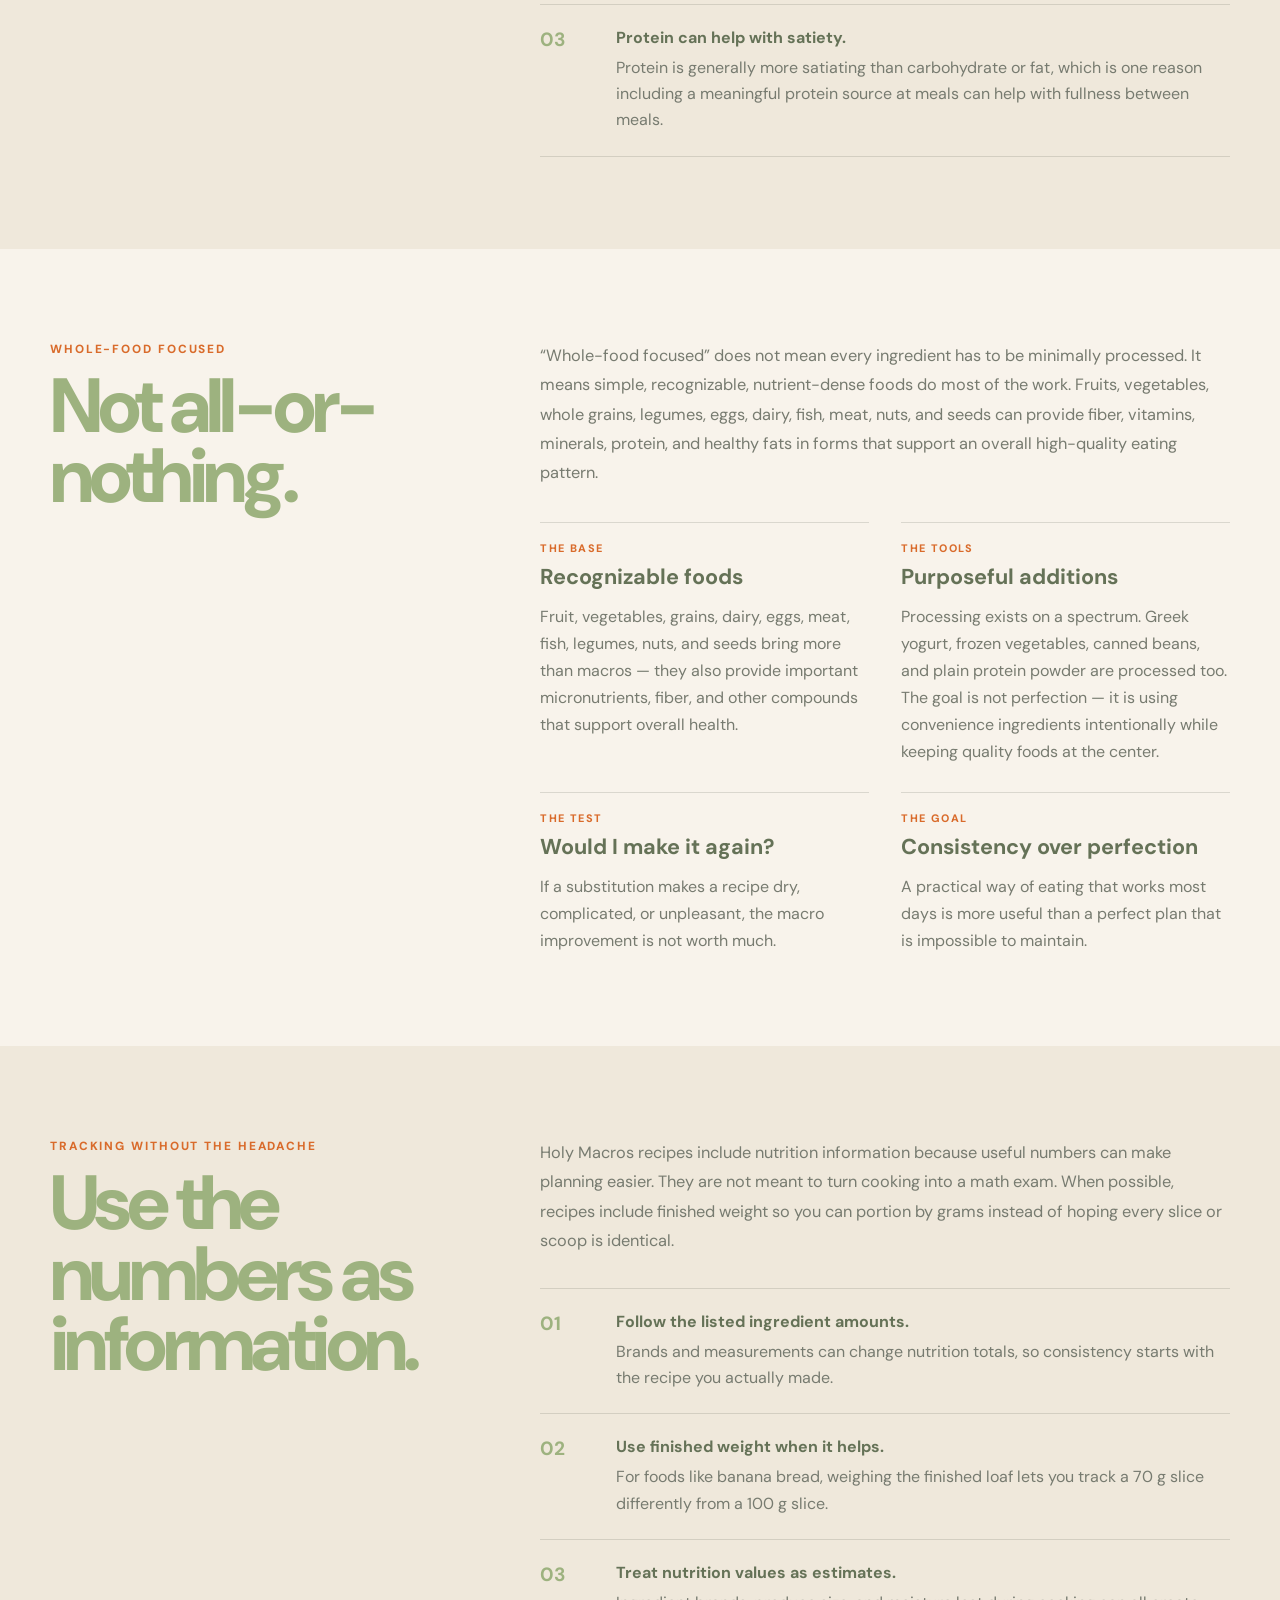
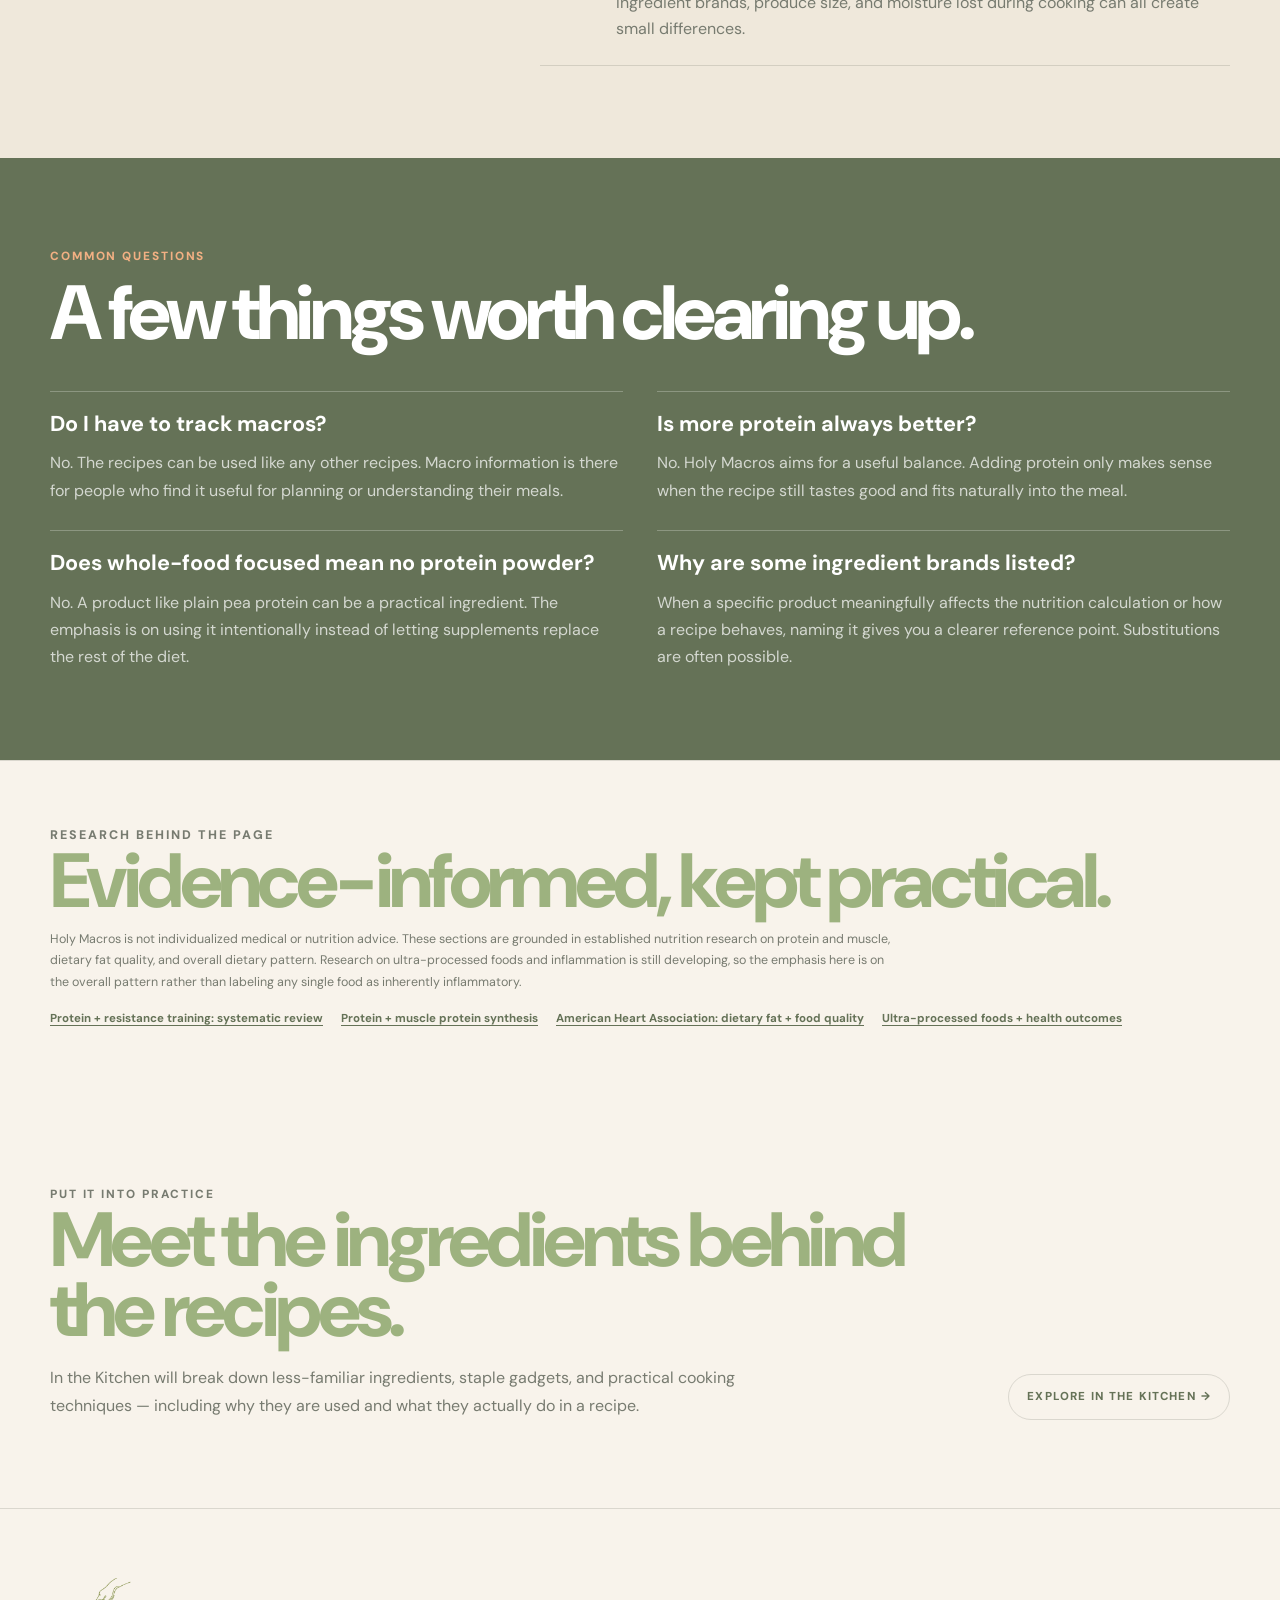
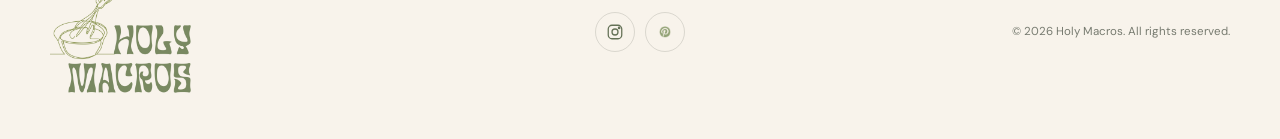
<file: why-it-works.html>
<!doctype html>
<html lang="en">
<head>
  <meta charset="utf-8">
  <meta name="viewport" content="width=device-width,initial-scale=1">
  <meta name="description" content="Why It Works — the nutrition principles behind Holy Macros: whole-food focused, protein-forward, practical recipes built for busy lives.">
  <meta name="theme-color" content="#F8F3EB">
  <meta property="og:title" content="Why It Works | Holy Macros">
  <meta property="og:description" content="A simple guide to macros, protein, whole-food focused cooking, and the thinking behind Holy Macros recipes.">
  <title>Why It Works | Holy Macros</title>
  <link rel="icon" type="image/png" href="assets/favicon.png">
  <link rel="apple-touch-icon" href="assets/favicon.png">
  <link rel="preconnect" href="https://fonts.googleapis.com">
  <link rel="preconnect" href="https://fonts.gstatic.com" crossorigin>
  <link href="https://fonts.googleapis.com/css2?family=DM+Sans:wght@400;500;600;700;800&display=swap" rel="stylesheet">
  <link rel="stylesheet" href="css/style.css">
  <style>
    .why-page-hero{padding:72px 0 92px}.why-page-hero-grid{display:grid;grid-template-columns:minmax(0,.92fr) minmax(420px,1.08fr);gap:clamp(50px,8vw,105px);align-items:center}.why-page-hero h1{margin:0;color:var(--green);font-size:clamp(4rem,8vw,7.4rem);font-weight:800;letter-spacing:-.06em;line-height:.88}.why-page-lead{max-width:590px;margin:28px 0 0;color:var(--muted);font-size:1.08rem;line-height:1.75}.why-page-note{padding:38px;border:1px solid var(--line);border-radius:28px;background:var(--cream-deep)}.why-page-note strong{display:block;max-width:500px;color:var(--green-dark);font-size:clamp(1.8rem,3.5vw,3.2rem);line-height:1.05;letter-spacing:-.045em}.why-page-note p{margin:22px 0 0;color:var(--muted);line-height:1.7}.principles-section{padding:76px 0;border-top:1px solid var(--line);border-bottom:1px solid var(--line)}.principles-grid{display:grid;grid-template-columns:repeat(3,1fr);gap:34px;margin-top:42px}.principle{padding-top:20px;border-top:1px solid var(--line)}.principle small,.learn-card small{display:block;margin-bottom:10px;color:var(--orange);font-size:.68rem;font-weight:800;letter-spacing:.13em;text-transform:uppercase}.principle h3,.learn-card h3,.question-card h3{margin:0;color:var(--green-dark);font-size:1.35rem;line-height:1.2}.principle p,.learn-card p,.question-card p{margin:12px 0 0;color:var(--muted);line-height:1.7}.learning-section{padding:92px 0}.learning-section.alt{background:var(--cream-deep)}.learning-grid{display:grid;grid-template-columns:.72fr 1.28fr;gap:clamp(50px,8vw,110px);align-items:start}.learning-copy{max-width:700px}.learning-copy>p{margin:0;color:var(--muted);font-size:1.02rem;line-height:1.8}.learn-cards{display:grid;grid-template-columns:1fr 1fr;gap:26px 32px;margin-top:34px}.learn-card{padding-top:18px;border-top:1px solid var(--line)}.protein-callout{margin-top:34px;padding:26px 28px;border-radius:22px;background:var(--green-dark);color:#fff}.protein-callout strong{display:block;font-size:1.12rem}.protein-callout p{margin:10px 0 0;color:rgba(255,255,255,.76);line-height:1.7}.tracking-steps{display:grid;gap:0;margin-top:32px;border-top:1px solid var(--line)}.tracking-step{display:grid;grid-template-columns:58px 1fr;gap:18px;padding:22px 0;border-bottom:1px solid var(--line)}.tracking-step b{color:var(--green);font-size:1.2rem}.tracking-step strong{display:block;color:var(--green-dark)}.tracking-step p{margin:7px 0 0;color:var(--muted);line-height:1.65}.questions-section{padding:90px 0;background:var(--green-dark);color:#fff}.questions-section .section-title{color:#fff}.questions-section .eyebrow{color:#F2B083}.questions-grid{display:grid;grid-template-columns:1fr 1fr;gap:26px 34px;margin-top:42px}.question-card{padding-top:20px;border-top:1px solid rgba(255,255,255,.25)}.question-card h3{color:#fff}.question-card p{color:rgba(255,255,255,.72)}.kitchen-bridge{padding:88px 0}.kitchen-bridge-inner{display:grid;grid-template-columns:1fr auto;gap:40px;align-items:end}.kitchen-bridge p{max-width:720px;margin:18px 0 0;color:var(--muted);line-height:1.75}.bridge-link{display:inline-flex;min-height:46px;align-items:center;padding:0 18px;border:1px solid var(--line);border-radius:999px;color:var(--green-dark);font-size:.72rem;font-weight:800;letter-spacing:.1em;text-transform:uppercase}.bridge-link:hover,.bridge-link:focus-visible{background:var(--green-dark);border-color:var(--green-dark);color:#fff}@media(max-width:900px){.why-page-hero-grid,.learning-grid,.kitchen-bridge-inner{grid-template-columns:1fr}.principles-grid{grid-template-columns:1fr}.why-page-note{margin-top:8px}}@media(max-width:600px){.page-jump-wrap{top:74px;padding:10px 0}.page-jump{min-height:38px;padding:0 13px;font-size:.63rem}.principles-section,.learning-section,.questions-section{scroll-margin-top:135px}.why-page-hero{padding:42px 0 58px}.why-page-hero h1{font-size:clamp(3.6rem,17vw,5rem)}.why-page-note{padding:26px 22px;border-radius:22px}.principles-section,.learning-section,.questions-section,.kitchen-bridge{padding:58px 0}.learn-cards,.questions-grid{grid-template-columns:1fr}.tracking-step{grid-template-columns:42px 1fr}.kitchen-bridge-inner{gap:24px}}
  .page-jump-wrap{position:sticky;top:108px;z-index:20;padding:12px 0;border-top:1px solid var(--line);border-bottom:1px solid var(--line);background:rgba(248,243,235,.96);backdrop-filter:blur(12px)}.page-jumps{display:flex;gap:9px;overflow-x:auto;scrollbar-width:none;-webkit-overflow-scrolling:touch}.page-jumps::-webkit-scrollbar{display:none}.page-jump{flex:0 0 auto;min-height:40px;display:inline-flex;align-items:center;padding:0 15px;border:1px solid var(--line);border-radius:999px;color:var(--green-dark);font-size:.68rem;font-weight:800;letter-spacing:.09em;text-transform:uppercase}.page-jump:hover,.page-jump:focus-visible{border-color:var(--green-dark);background:var(--green-dark);color:#fff}.principles-section,.learning-section,.questions-section{scroll-margin-top:165px}.evidence-note{padding:52px 0;border-top:1px solid var(--line)}.evidence-note p{max-width:850px;margin:12px 0 0;color:var(--muted);font-size:.78rem;line-height:1.7}.evidence-links{display:flex;flex-wrap:wrap;gap:8px 18px;margin-top:18px}.evidence-links a{color:var(--green-dark);font-size:.72rem;font-weight:700;text-decoration:underline;text-underline-offset:3px}</style>
</head>
<body>
<header class="site-header">
  <div class="container header-inner">
    <nav class="site-nav" aria-label="Main navigation">
      <a href="kitchen.html">In the Kitchen</a>
    </nav>

    <a class="brand" href="index.html" aria-label="Holy Macros home">
      <img src="assets/logo.png" alt="Holy Macros">
    </a>

    <div class="header-actions">
      <a class="header-link" href="why-it-works.html" aria-current="page">Why It Works</a>
      <button class="icon-link mobile-menu-button" type="button" data-menu-button aria-label="Open menu" aria-expanded="false">
        <svg viewBox="0 0 24 24" aria-hidden="true"><path d="M4 7h16M4 12h16M4 17h16"></path></svg>
      </button>
    </div>
  </div>
</header>

<div class="mobile-menu" data-mobile-menu aria-hidden="true">
  <button class="mobile-close" data-mobile-close type="button" aria-label="Close menu">×</button>
  <nav aria-label="Mobile navigation">
    <a href="index.html">Home</a>
    <a href="kitchen.html">In the Kitchen</a>
    <a href="why-it-works.html" aria-current="page">Why It Works</a>
  </nav>
</div>
<div class="container breadcrumb"><a href="index.html">Home</a> &nbsp;/&nbsp; Why It Works</div>
<main>
<section class="why-page-hero"><div class="container why-page-hero-grid"><div><p class="eyebrow">The Holy Macros Philosophy</p><h1>Why It<br>Works</h1><p class="why-page-lead">Holy Macros is whole-food focused, protein-forward, and built for busy lives. This is the simple nutrition framework behind the recipes — what macros are, why protein gets extra attention, and how thoughtful ingredient choices can make everyday cooking work harder for you.</p></div><div class="why-page-note"><strong>Nutrition should support real life — not take it over.</strong><p>The goal is not perfect eating or perfect numbers. It is learning enough about food to make satisfying choices, build balanced recipes, and spend less time wondering whether you're “doing it right.”</p></div></div></section>
<div class="page-jump-wrap" aria-label="On this page">
  <div class="container page-jumps">
    <a class="page-jump" href="#foundation">The Foundation</a>
    <a class="page-jump" href="#macro-basics">Macro Basics</a>
    <a class="page-jump" href="#protein">Protein</a>
    <a class="page-jump" href="#whole-foods">Whole Foods</a>
    <a class="page-jump" href="#tracking">Tracking</a>
    <a class="page-jump" href="#questions">Questions</a>
  </div>
</div>
<section class="principles-section" id="foundation"><div class="container"><p class="eyebrow">The foundation</p><h2 class="section-title">Three ideas guide every recipe.</h2><div class="principles-grid"><article class="principle"><small>01</small><h3>Whole-food focused</h3><p>Whole and minimally processed foods often deliver more than calories alone — they can provide fiber, vitamins, minerals, and other beneficial compounds that support overall health. Diets centered on these foods are consistently associated with better health outcomes, while higher intake of ultra-processed foods has been linked with poorer cardiometabolic health and, in emerging research, higher markers of chronic low-grade inflammation. Convenience foods and protein supplements can still have a place — they are tools, not the foundation of every meal.</p></article><article class="principle"><small>02</small><h3>Protein-forward</h3><p>Protein supplies amino acids your body uses to build and repair tissues and support normal body function. Adequate protein is especially important for maintaining muscle, and when paired with resistance exercise, it supports the process of building muscle. Protein is also generally more satiating than carbohydrate or fat, which can help meals feel more sustaining throughout the day.</p></article><article class="principle"><small>03</small><h3>Built for busy lives</h3><p>The recipes are meant to fit into ordinary schedules with practical ingredients, clear instructions, and nutrition information that is easy to use.</p></article></div></div></section>
<section class="learning-section" id="macro-basics"><div class="container learning-grid"><div><p class="eyebrow">Macro basics</p><h2 class="section-title">What are macros?</h2></div><div class="learning-copy"><p>“Macros” is short for macronutrients: protein, carbohydrates, and fat. They are nutrients your body needs in relatively large amounts, and each contributes energy and serves different roles. Tracking macros is simply one way to understand what a meal is made of — it does not have to mean chasing perfect numbers.</p><div class="learn-cards"><article class="learn-card"><small>Protein</small><h3>Build + repair</h3><p>Protein provides amino acids used to maintain and repair body tissues, including skeletal muscle. Meeting your protein needs also supports the ongoing turnover of proteins your body relies on for normal structure and function.</p></article><article class="learn-card"><small>Carbohydrates</small><h3>Fuel + flexibility</h3><p>Carbohydrates are a major source of energy and show up naturally in foods like fruit, grains, vegetables, and dairy.</p></article><article class="learn-card"><small>Fat</small><h3>Flavor + function</h3><p>Fat is an essential part of a balanced diet, but the type matters. Unsaturated fats from foods like olive oil, nuts, seeds, avocado, and fish are generally favored over saturated and trans fats; replacing saturated fats with unsaturated fats can help improve LDL cholesterol and support heart health.</p></article><article class="learn-card"><small>Calories</small><h3>The full picture</h3><p>Calories describe energy. Macros help explain where that energy comes from. Looking at both gives more context than either number on its own.</p></article></div></div></div></section>
<section class="learning-section alt" id="protein"><div class="container learning-grid"><div><p class="eyebrow">Protein explained</p><h2 class="section-title">Why the extra focus?</h2></div><div class="learning-copy"><p>Protein is essential for far more than building muscle. It provides amino acids used to maintain and repair tissues, make enzymes and other proteins, and support normal body function. Skeletal muscle is especially responsive to dietary protein and resistance exercise, and maintaining muscle supports strength, mobility, physical function, and healthy aging.</p><div class="protein-callout"><strong>Muscle is about more than appearance.</strong><p>Maintaining muscle supports everyday function — from carrying groceries and climbing stairs to training, recovering, and staying physically capable over time. Protein also tends to increase fullness, which can make it easier to build meals that sustain you between meals.</p></div><div class="tracking-steps"><div class="tracking-step"><b>01</b><div><strong>Maintenance matters.</strong><p>Your body is continually breaking down and rebuilding proteins. Dietary protein supplies essential amino acids that your body cannot make on its own.</p></div></div><div class="tracking-step"><b>02</b><div><strong>Protein and resistance training work together.</strong><p>Resistance exercise stimulates muscle adaptation, while adequate protein provides the amino acids needed to support repair and muscle protein synthesis.</p></div></div><div class="tracking-step"><b>03</b><div><strong>Protein can help with satiety.</strong><p>Protein is generally more satiating than carbohydrate or fat, which is one reason including a meaningful protein source at meals can help with fullness between meals.</p></div></div></div></div></div></section>
<section class="learning-section" id="whole-foods"><div class="container learning-grid"><div><p class="eyebrow">Whole-food focused</p><h2 class="section-title">Not all-or-nothing.</h2></div><div class="learning-copy"><p>“Whole-food focused” does not mean every ingredient has to be minimally processed. It means simple, recognizable, nutrient-dense foods do most of the work. Fruits, vegetables, whole grains, legumes, eggs, dairy, fish, meat, nuts, and seeds can provide fiber, vitamins, minerals, protein, and healthy fats in forms that support an overall high-quality eating pattern.</p><div class="learn-cards"><article class="learn-card"><small>The base</small><h3>Recognizable foods</h3><p>Fruit, vegetables, grains, dairy, eggs, meat, fish, legumes, nuts, and seeds bring more than macros — they also provide important micronutrients, fiber, and other compounds that support overall health.</p></article><article class="learn-card"><small>The tools</small><h3>Purposeful additions</h3><p>Processing exists on a spectrum. Greek yogurt, frozen vegetables, canned beans, and plain protein powder are processed too. The goal is not perfection — it is using convenience ingredients intentionally while keeping quality foods at the center.</p></article><article class="learn-card"><small>The test</small><h3>Would I make it again?</h3><p>If a substitution makes a recipe dry, complicated, or unpleasant, the macro improvement is not worth much.</p></article><article class="learn-card"><small>The goal</small><h3>Consistency over perfection</h3><p>A practical way of eating that works most days is more useful than a perfect plan that is impossible to maintain.</p></article></div></div></div></section>
<section class="learning-section alt" id="tracking"><div class="container learning-grid"><div><p class="eyebrow">Tracking without the headache</p><h2 class="section-title">Use the numbers as information.</h2></div><div class="learning-copy"><p>Holy Macros recipes include nutrition information because useful numbers can make planning easier. They are not meant to turn cooking into a math exam. When possible, recipes include finished weight so you can portion by grams instead of hoping every slice or scoop is identical.</p><div class="tracking-steps"><div class="tracking-step"><b>01</b><div><strong>Follow the listed ingredient amounts.</strong><p>Brands and measurements can change nutrition totals, so consistency starts with the recipe you actually made.</p></div></div><div class="tracking-step"><b>02</b><div><strong>Use finished weight when it helps.</strong><p>For foods like banana bread, weighing the finished loaf lets you track a 70 g slice differently from a 100 g slice.</p></div></div><div class="tracking-step"><b>03</b><div><strong>Treat nutrition values as estimates.</strong><p>Ingredient brands, produce size, and moisture lost during cooking can all create small differences.</p></div></div></div></div></div></section>
<section class="questions-section" id="questions"><div class="container"><p class="eyebrow">Common questions</p><h2 class="section-title">A few things worth clearing up.</h2><div class="questions-grid"><article class="question-card"><h3>Do I have to track macros?</h3><p>No. The recipes can be used like any other recipes. Macro information is there for people who find it useful for planning or understanding their meals.</p></article><article class="question-card"><h3>Is more protein always better?</h3><p>No. Holy Macros aims for a useful balance. Adding protein only makes sense when the recipe still tastes good and fits naturally into the meal.</p></article><article class="question-card"><h3>Does whole-food focused mean no protein powder?</h3><p>No. A product like plain pea protein can be a practical ingredient. The emphasis is on using it intentionally instead of letting supplements replace the rest of the diet.</p></article><article class="question-card"><h3>Why are some ingredient brands listed?</h3><p>When a specific product meaningfully affects the nutrition calculation or how a recipe behaves, naming it gives you a clearer reference point. Substitutions are often possible.</p></article></div></div></section>
<section class="evidence-note">
  <div class="container">
    <p class="eyebrow">Research behind the page</p>
    <h2 class="section-title">Evidence-informed, kept practical.</h2>
    <p>
      Holy Macros is not individualized medical or nutrition advice. These sections are grounded in established nutrition research on protein and muscle, dietary fat quality, and overall dietary pattern. Research on ultra-processed foods and inflammation is still developing, so the emphasis here is on the overall pattern rather than labeling any single food as inherently inflammatory.
    </p>
    <div class="evidence-links">
      <a href="https://pubmed.ncbi.nlm.nih.gov/28698222/" target="_blank" rel="noopener noreferrer">Protein + resistance training: systematic review</a>
      <a href="https://pubmed.ncbi.nlm.nih.gov/35113389/" target="_blank" rel="noopener noreferrer">Protein + muscle protein synthesis</a>
      <a href="https://professional.heart.org/en/science-news/2026-dietary-guidance-to-improve-cardiovascular-health/top-things-to-know" target="_blank" rel="noopener noreferrer">American Heart Association: dietary fat + food quality</a>
      <a href="https://pmc.ncbi.nlm.nih.gov/articles/PMC10899807/" target="_blank" rel="noopener noreferrer">Ultra-processed foods + health outcomes</a>
    </div>
  </div>
</section>
<section class="kitchen-bridge"><div class="container kitchen-bridge-inner"><div><p class="eyebrow">Put it into practice</p><h2 class="section-title">Meet the ingredients behind the recipes.</h2><p>In the Kitchen will break down less-familiar ingredients, staple gadgets, and practical cooking techniques — including why they are used and what they actually do in a recipe.</p></div><a class="bridge-link" href="kitchen.html">Explore In the Kitchen →</a></div></section>
</main>
<footer class="site-footer"><div class="container footer-inner"><a href="index.html" class="footer-brand" aria-label="Holy Macros home"><img class="footer-logo" src="assets/logo.png" alt="Holy Macros"></a><div class="footer-socials"><a href="https://www.instagram.com/holyymacros" target="_blank" rel="noopener noreferrer" class="social-link" aria-label="Holy Macros on Instagram"><svg viewBox="0 0 24 24" aria-hidden="true"><rect x="3" y="3" width="18" height="18" rx="5"></rect><circle cx="12" cy="12" r="4"></circle><circle cx="17.5" cy="6.5" r="1"></circle></svg></a><a href="https://www.pinterest.com/" target="_blank" rel="noopener noreferrer" class="social-link" aria-label="Holy Macros on Pinterest"><img src="assets/pinterest-icon.png" alt="" class="social-icon-image" aria-hidden="true"></a></div><div class="copyright">© <span data-current-year></span> Holy Macros. All rights reserved.</div></div></footer>
<div class="toast" data-toast>Link copied</div><script src="js/script.js"></script>
</body>
</html>
</file>
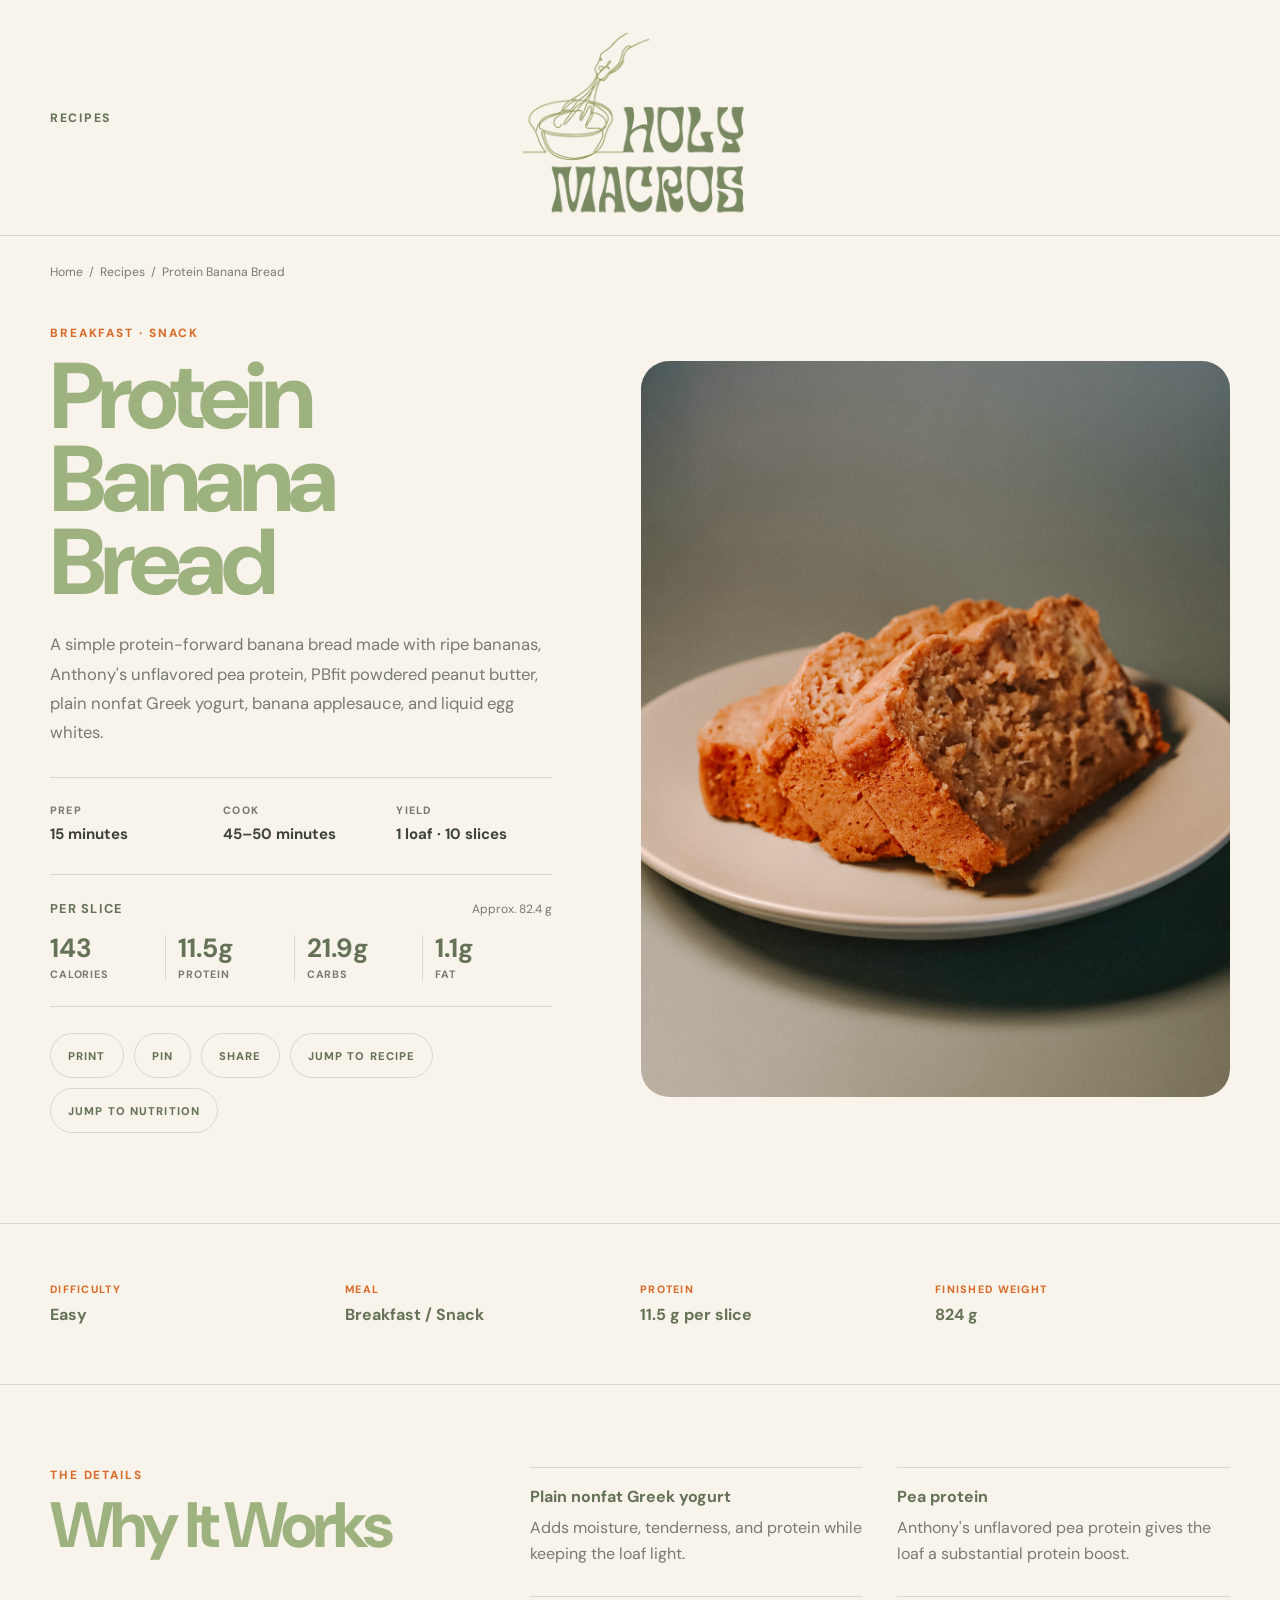
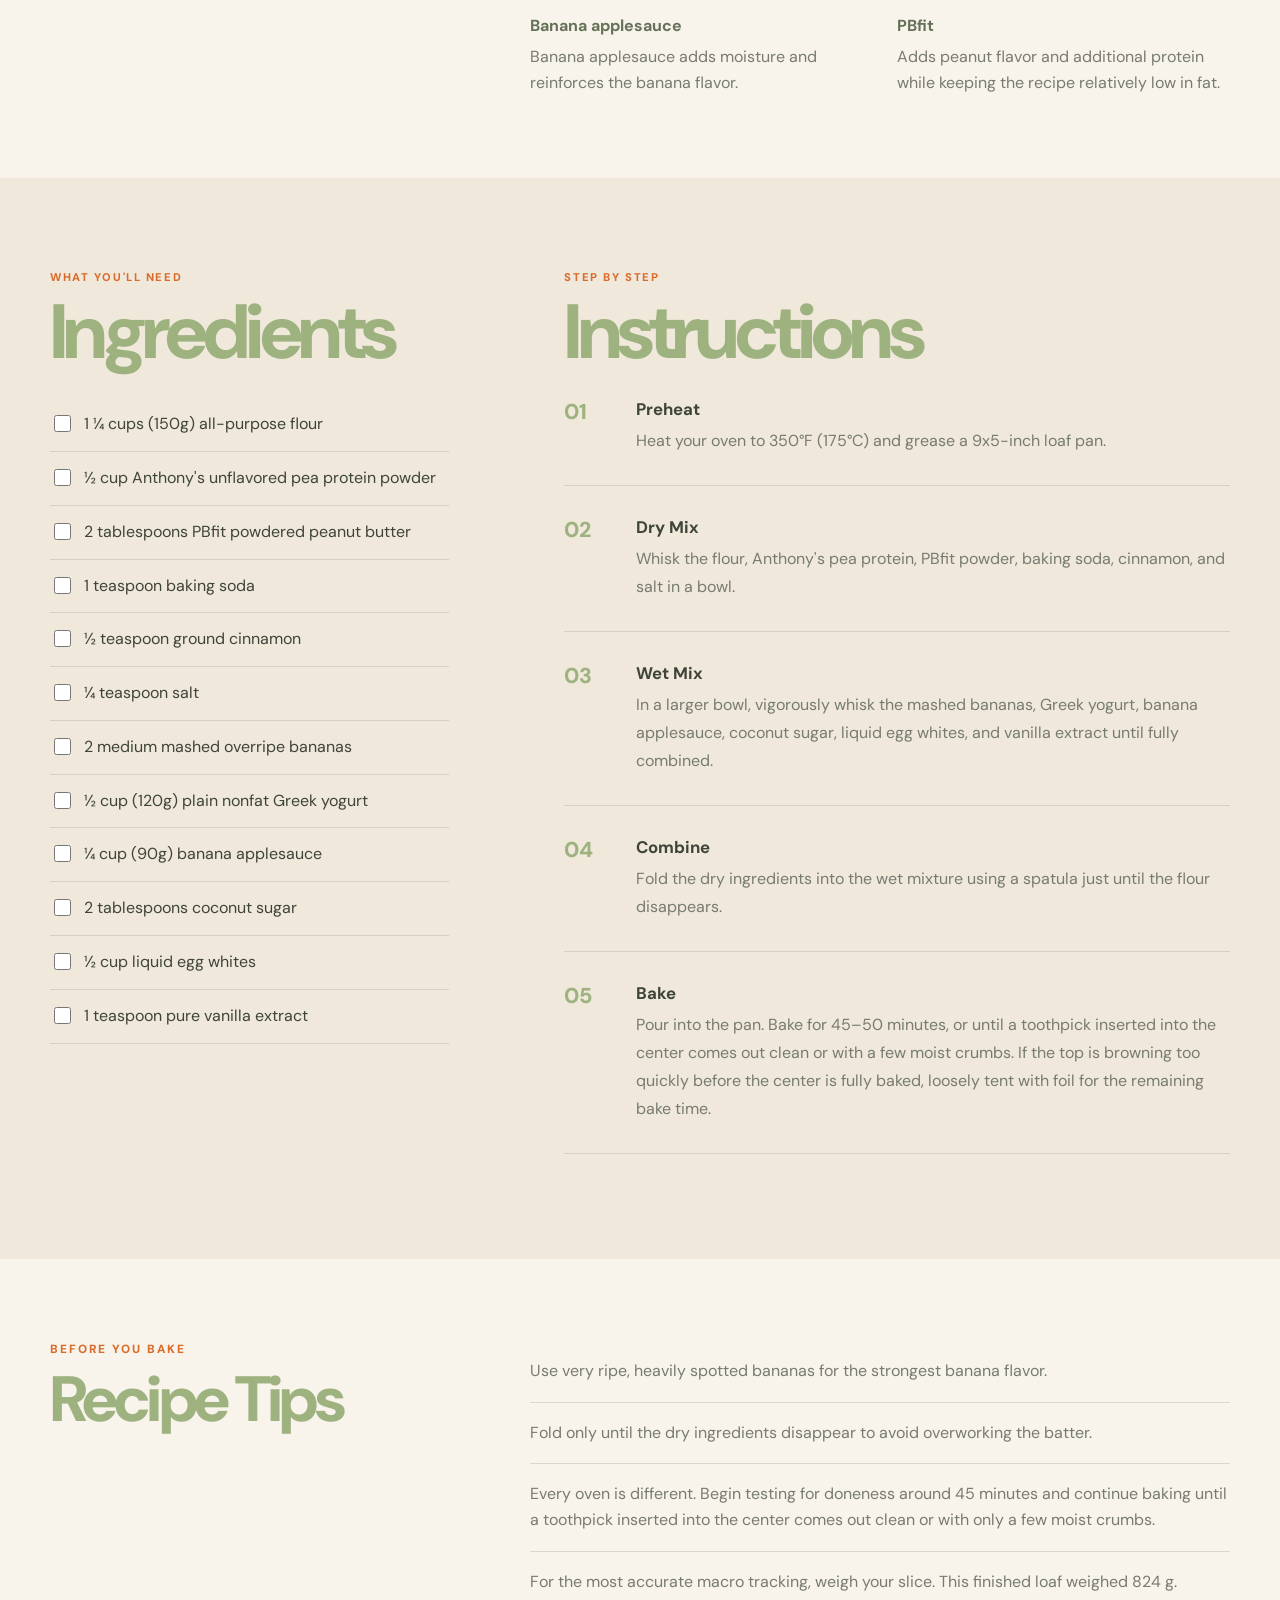
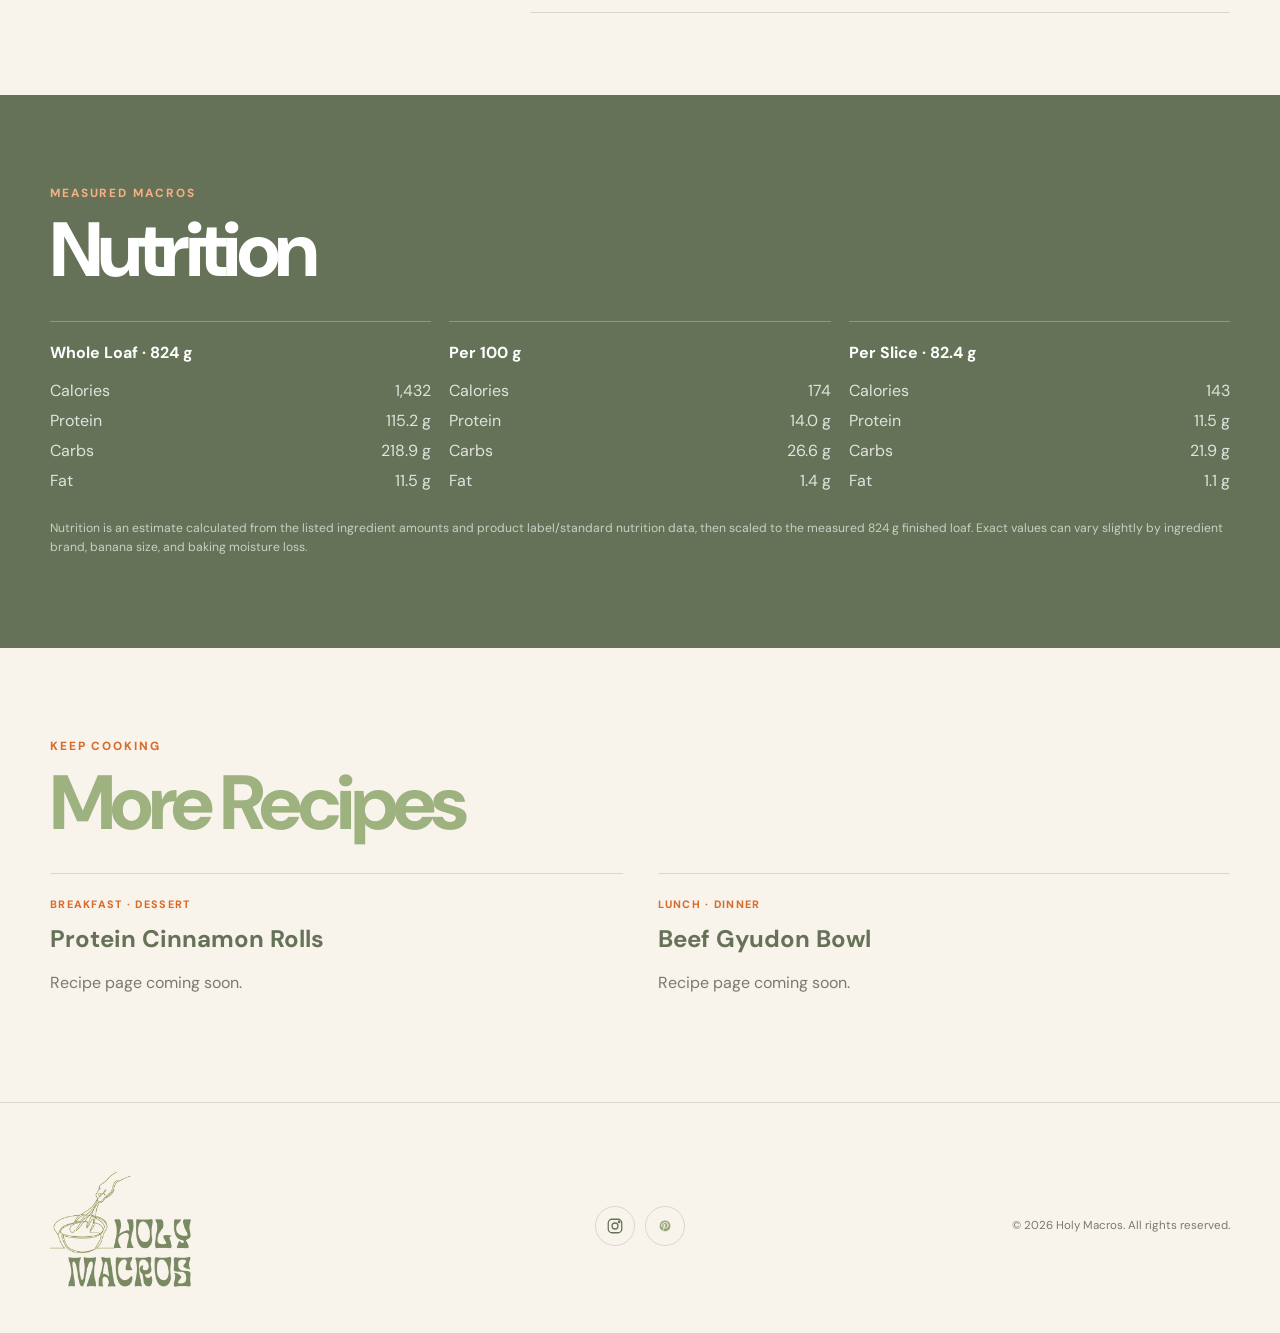
<file: recipes/protein-banana-bread.html>
<!doctype html>
<html lang="en">
<head>
  <meta charset="utf-8">
  <meta name="viewport" content="width=device-width,initial-scale=1">
  <meta name="description" content="Protein Banana Bread from Holy Macros — made with Anthony's pea protein, PBfit, Greek yogurt, banana applesauce, and egg whites.">
  <meta name="theme-color" content="#F8F3EB">
  <meta property="og:title" content="Protein Banana Bread | Holy Macros">
  <meta property="og:description" content="A protein-forward banana bread with clear macros and a measured finished loaf weight.">
  <title>Protein Banana Bread | Holy Macros</title>
  
  <link rel="icon" type="image/png" href="../assets/favicon.png">
  <link rel="apple-touch-icon" href="../assets/favicon.png">
  
  <link rel="preconnect" href="https://fonts.googleapis.com">
  <link rel="preconnect" href="https://fonts.gstatic.com" crossorigin>
  <link href="https://fonts.googleapis.com/css2?family=DM+Sans:wght@400;500;600;700;800&display=swap" rel="stylesheet">
  <link rel="stylesheet" href="../css/style.css">
</head>
<body>
<header class="site-header">
  <div class="container header-inner">
    <nav class="site-nav" aria-label="Main navigation">
      <a href="../index.html#recipes">Recipes</a>
    </nav>

    <a class="brand" href="../index.html" aria-label="Holy Macros home">
      <img src="../assets/logo.png" alt="Holy Macros">
    </a>

    <div class="header-actions">
      <button class="icon-link mobile-menu-button" type="button" data-menu-button aria-label="Open menu" aria-expanded="false">
        <svg viewBox="0 0 24 24" aria-hidden="true"><path d="M4 7h16M4 12h16M4 17h16"></path></svg>
      </button>
    </div>
  </div>
</header>

<div class="mobile-menu" data-mobile-menu aria-hidden="true">
  <button class="mobile-close" data-mobile-close type="button" aria-label="Close menu">×</button>
  <nav aria-label="Mobile navigation">
    <a href="../index.html">Home</a>
    <a href="../index.html#recipes">Recipes</a>
  </nav>
</div>

<div class="container breadcrumb">
  <a href="../index.html">Home</a> &nbsp;/&nbsp; <a href="../index.html#recipes">Recipes</a> &nbsp;/&nbsp; Protein Banana Bread
</div>

<main>
  <section class="recipe-hero">
    <div class="container recipe-hero-grid">
      <div>
        <p class="eyebrow">Breakfast · Snack</p>
        <h1>Protein<br>Banana Bread</h1>

        <img
          src="../assets/banana-bread.jpg"
          alt="Slices of high protein banana bread on a white plate"
          class="recipe-hero-image mobile-recipe-image">
        <p class="recipe-intro">A simple protein-forward banana bread made with ripe bananas, Anthony's unflavored pea protein, PBfit powdered peanut butter, plain nonfat Greek yogurt, banana applesauce, and liquid egg whites.</p>

        <div class="recipe-meta-grid">
          <div><small>Prep</small><strong>15 minutes</strong></div>
          <div><small>Cook</small><strong>45–50 minutes</strong></div>
          <div><small>Yield</small><strong>1 loaf · 10 slices</strong></div>
        </div>

        <div class="macro-card" aria-label="Macros per slice">
          <div class="macro-heading"><strong>Per Slice</strong><span>Approx. 82.4 g</span></div>
          <div class="macro-grid">
            <div class="macro"><b>143</b><span>Calories</span></div>
            <div class="macro"><b>11.5g</b><span>Protein</span></div>
            <div class="macro"><b>21.9g</b><span>Carbs</span></div>
            <div class="macro"><b>1.1g</b><span>Fat</span></div>
          </div>
        </div>

        <div class="recipe-tools">
          <button class="recipe-tool" type="button" onclick="window.print()">Print</button>
          <button class="recipe-tool" type="button" data-pin>Pin</button>
          <button class="recipe-tool" type="button" data-share>Share</button>
          <a class="recipe-tool" href="#ingredients">Jump to Recipe</a>
          <a class="recipe-tool" href="#nutrition">Jump to Nutrition</a>
        </div>
      </div>

      <img
  src="../assets/banana-bread.jpg"
  alt="Slices of high protein banana bread on a white plate"
  class="recipe-hero-image desktop-recipe-image"
    </div>
  </section>

  <section class="recipe-facts">
    <div class="container facts-grid">
      <div class="fact"><small>Difficulty</small><strong>Easy</strong></div>
      <div class="fact"><small>Meal</small><strong>Breakfast / Snack</strong></div>
      <div class="fact"><small>Protein</small><strong>11.5 g per slice</strong></div>
      <div class="fact"><small>Finished Weight</small><strong>824 g</strong></div>
    </div>
  </section>

  <section class="editorial-section why-section">
    <div class="container editorial-grid">
      <div><p class="eyebrow">The details</p><h2 class="section-title">Why It Works</h2></div>
      <div class="why-grid">
        <div class="why-item"><strong>Plain nonfat Greek yogurt</strong><p>Adds moisture, tenderness, and protein while keeping the loaf light.</p></div>
        <div class="why-item"><strong>Pea protein</strong><p>Anthony's unflavored pea protein gives the loaf a substantial protein boost.</p></div>
        <div class="why-item"><strong>Banana applesauce</strong><p>Banana applesauce adds moisture and reinforces the banana flavor.</p></div>
        <div class="why-item"><strong>PBfit</strong><p>Adds peanut flavor and additional protein while keeping the recipe relatively low in fat.</p></div>
      </div>
    </div>
  </section>

  <section class="recipe-content" id="ingredients">
    <div class="container recipe-content-grid">
      <aside>
        <p class="section-label">What you'll need</p>
        <h2 class="section-title">Ingredients</h2>
        <ul class="ingredient-list">
          <li><label><input type="checkbox"><span>1 ¼ cups (150g) all-purpose flour</span></label></li>
          <li><label><input type="checkbox"><span>½ cup Anthony's unflavored pea protein powder</span></label></li>
          <li><label><input type="checkbox"><span>2 tablespoons PBfit powdered peanut butter</span></label></li>
          <li><label><input type="checkbox"><span>1 teaspoon baking soda</span></label></li>
          <li><label><input type="checkbox"><span>½ teaspoon ground cinnamon</span></label></li>
          <li><label><input type="checkbox"><span>¼ teaspoon salt</span></label></li>
          <li><label><input type="checkbox"><span>2 medium mashed overripe bananas</span></label></li>
          <li><label><input type="checkbox"><span>½ cup (120g) plain nonfat Greek yogurt</span></label></li>
          <li><label><input type="checkbox"><span>¼ cup (90g) banana applesauce</span></label></li>
          <li><label><input type="checkbox"><span>2 tablespoons coconut sugar</span></label></li>
          <li><label><input type="checkbox"><span>½ cup liquid egg whites</span></label></li>
          <li><label><input type="checkbox"><span>1 teaspoon pure vanilla extract</span></label></li>
        </ul>
      </aside>

      <article>
        <p class="section-label">Step by step</p>
        <h2 class="section-title">Instructions</h2>
        <div class="instructions">
          <div class="recipe-step"><div><h3>Preheat</h3><p>Heat your oven to 350°F (175°C) and grease a 9x5-inch loaf pan.</p></div></div>
          <div class="recipe-step"><div><h3>Dry Mix</h3><p>Whisk the flour, Anthony's pea protein, PBfit powder, baking soda, cinnamon, and salt in a bowl.</p></div></div>
          <div class="recipe-step"><div><h3>Wet Mix</h3><p>In a larger bowl, vigorously whisk the mashed bananas, Greek yogurt, banana applesauce, coconut sugar, liquid egg whites, and vanilla extract until fully combined.</p></div></div>
          <div class="recipe-step"><div><h3>Combine</h3><p>Fold the dry ingredients into the wet mixture using a spatula just until the flour disappears.</p></div></div>
          <div class="recipe-step"><div><h3>Bake</h3><p>Pour into the pan. Bake for 45–50 minutes, or until a toothpick inserted into the center comes out clean or with a few moist crumbs. If the top is browning too quickly before the center is fully baked, loosely tent with foil for the remaining bake time.</p></div></div>
        </div>
      </article>
    </div>
  </section>

  <section class="editorial-section tips-section">
    <div class="container editorial-grid">
      <div><p class="eyebrow">Before you bake</p><h2 class="section-title">Recipe Tips</h2></div>
      <div class="tips-list">
        <div class="tip">Use very ripe, heavily spotted bananas for the strongest banana flavor.</div>
        <div class="tip">Fold only until the dry ingredients disappear to avoid overworking the batter.</div>
        <div class="tip">Every oven is different. Begin testing for doneness around 45 minutes and continue baking until a toothpick inserted into the center comes out clean or with only a few moist crumbs.</div>
        <div class="tip">For the most accurate macro tracking, weigh your slice. This finished loaf weighed 824 g.</div>
      </div>
    </div>
  </section>

  <section class="nutrition-section" id="nutrition">
    <div class="container">
      <p class="eyebrow">Measured macros</p>
      <h2 class="section-title">Nutrition</h2>
      <div class="nutrition-grid">
        <div class="nutrition-panel">
          <h3>Whole Loaf · 824 g</h3>
          <dl>
            <div><dt>Calories</dt><dd>1,432</dd></div>
            <div><dt>Protein</dt><dd>115.2 g</dd></div>
            <div><dt>Carbs</dt><dd>218.9 g</dd></div>
            <div><dt>Fat</dt><dd>11.5 g</dd></div>
          </dl>
        </div>
        <div class="nutrition-panel">
          <h3>Per 100 g</h3>
          <dl>
            <div><dt>Calories</dt><dd>174</dd></div>
            <div><dt>Protein</dt><dd>14.0 g</dd></div>
            <div><dt>Carbs</dt><dd>26.6 g</dd></div>
            <div><dt>Fat</dt><dd>1.4 g</dd></div>
          </dl>
        </div>
        <div class="nutrition-panel">
          <h3>Per Slice · 82.4 g</h3>
          <dl>
            <div><dt>Calories</dt><dd>143</dd></div>
            <div><dt>Protein</dt><dd>11.5 g</dd></div>
            <div><dt>Carbs</dt><dd>21.9 g</dd></div>
            <div><dt>Fat</dt><dd>1.1 g</dd></div>
          </dl>
        </div>
      </div>
      <p class="nutrition-note">Nutrition is an estimate calculated from the listed ingredient amounts and product label/standard nutrition data, then scaled to the measured 824 g finished loaf. Exact values can vary slightly by ingredient brand, banana size, and baking moisture loss.</p>
    </div>
  </section>

  <section class="more-recipes">
    <div class="container">
      <p class="eyebrow">Keep cooking</p>
      <h2 class="section-title">More Recipes</h2>
      <div class="more-grid">
        <article class="more-item"><small>Breakfast · Dessert</small><h3>Protein Cinnamon Rolls</h3><p>Recipe page coming soon.</p></article>
        <article class="more-item"><small>Lunch · Dinner</small><h3>Beef Gyudon Bowl</h3><p>Recipe page coming soon.</p></article>
      </div>
    </div>
  </section>
</main>

<footer class="site-footer">
  <div class="container footer-inner">

    <a href="../index.html" class="footer-brand" aria-label="Holy Macros home">
      <img class="footer-logo" src="../assets/logo.png" alt="Holy Macros">
    </a>

    <div class="footer-socials">

      <a
        href="https://www.instagram.com/holyymacros"
        target="_blank"
        rel="noopener noreferrer"
        class="social-link"
        aria-label="Holy Macros on Instagram">

        <svg viewBox="0 0 24 24" aria-hidden="true">
          <rect x="3" y="3" width="18" height="18" rx="5"></rect>
          <circle cx="12" cy="12" r="4"></circle>
          <circle cx="17.5" cy="6.5" r="1"></circle>
        </svg>
      </a>

     <a
  href="https://www.pinterest.com/YOURHANDLE"
  target="_blank"
  rel="noopener noreferrer"
  class="social-link"
  aria-label="Holy Macros on Pinterest">

  <img
    src="../assets/pinterest-icon.png"
    alt=""
    class="social-icon-image"
    aria-hidden="true">

</a>

    </div>

    <div class="copyright">
      © <span data-current-year></span> Holy Macros. All rights reserved.
    </div>

  </div>
</footer>

<div class="toast" data-toast>Link copied</div>
<script src="../js/script.js"></script>
</body>
</html>
</file>
<file: css/style.css>
:root {
  --cream: #F8F3EB;
  --cream-deep: #EFE8DB;
  --green: #9DB27F;
  --green-dark: #657257;
  --orange: #D96B2B;
  --ink: #3F4439;
  --muted: #777B70;
  --line: rgba(63, 68, 57, 0.16);
  --content: 1180px;
}

* { box-sizing: border-box; }
html { scroll-behavior: smooth; }
body {
  margin: 0;
  min-width: 320px;
  background: var(--cream);
  color: var(--ink);
  font-family: "DM Sans", Arial, sans-serif;
  -webkit-font-smoothing: antialiased;
}
body.menu-open { overflow: hidden; }
img { display: block; max-width: 100%; }
a { color: inherit; text-decoration: none; }
button, input { font: inherit; }
button { cursor: pointer; }

.container {
  width: min(calc(100% - 40px), var(--content));
  margin-inline: auto;
}

.eyebrow {
  margin: 0 0 14px;
  color: var(--orange);
  font-size: 0.74rem;
  font-weight: 800;
  letter-spacing: 0.16em;
  text-transform: uppercase;
}

.site-header {
  position: sticky;
  top: 0;
  z-index: 30;
  border-bottom: 1px solid var(--line);
  background: rgba(248, 243, 235, 0.97);
  backdrop-filter: blur(12px);
}

.header-inner {
  min-height: 108px;
  display: grid;
  grid-template-columns: 1fr auto 1fr;
  align-items: center;
  gap: 24px;
}

.site-nav {
  display: flex;
  align-items: center;
  gap: 28px;
}

.site-nav a,
.header-link {
  color: var(--green-dark);
  font-size: 0.76rem;
  font-weight: 800;
  letter-spacing: 0.14em;
  text-transform: uppercase;
}

.brand {
  width: 235px;
  justify-self: center;
}

.header-actions {
  justify-self: end;
  display: flex;
  align-items: center;
  gap: 8px;
}

.icon-link {
  width: 42px;
  height: 42px;
  display: grid;
  place-items: center;
  border-radius: 50%;
  color: var(--green-dark);
}

.icon-link:hover,
.icon-link:focus-visible {
  color: var(--orange);
  background: rgba(157, 178, 127, 0.13);
}

.icon-link svg {
  width: 21px;
  height: 21px;
  fill: none;
  stroke: currentColor;
  stroke-width: 1.8;
  stroke-linecap: round;
  stroke-linejoin: round;
}

.mobile-menu-button { display: none; border: 0; background: transparent; }

.mobile-menu {
  position: fixed;
  inset: 0;
  z-index: 60;
  display: grid;
  place-items: center;
  background: rgba(248, 243, 235, 0.99);
  opacity: 0;
  pointer-events: none;
  transition: opacity 180ms ease;
}

.mobile-menu.open {
  opacity: 1;
  pointer-events: auto;
}

.mobile-menu nav {
  display: grid;
  gap: 24px;
  text-align: center;
}

.mobile-menu nav a {
  color: var(--green-dark);
  font-size: 2.1rem;
  font-weight: 800;
}

.mobile-close {
  position: absolute;
  top: 22px;
  right: 22px;
  border: 0;
  background: transparent;
  color: var(--green-dark);
  font-size: 2rem;
}

/* Homepage */
.home-hero { padding: 72px 0 105px; }

.home-hero-grid {
  display: grid;
  grid-template-columns: minmax(0, 0.88fr) minmax(440px, 1.12fr);
  gap: clamp(50px, 8vw, 105px);
  align-items: center;
}

.home-hero h1,
.recipe-hero h1,
.section-title {
  margin: 0;
  color: var(--green);
  font-weight: 800;
  letter-spacing: -0.06em;
}

.home-hero h1 {
  font-size: clamp(4rem, 8vw, 7.8rem);
  line-height: 0.88;
}

.home-hero-copy {
  max-width: 560px;
  margin: 28px 0 0;
  color: var(--muted);
  font-size: 1.08rem;
  line-height: 1.75;
}

.text-cta {
  display: inline-flex;
  align-items: center;
  gap: 10px;
  margin-top: 30px;
  color: var(--orange);
  font-size: 0.76rem;
  font-weight: 800;
  letter-spacing: 0.13em;
  text-transform: uppercase;
}

.photo-placeholder {
  min-height: 560px;
  display: grid;
  place-items: center;
  padding: 34px;
  border: 1px solid rgba(63, 68, 57, 0.12);
  border-radius: 28px;
  background:
    linear-gradient(rgba(157,178,127,.07), rgba(157,178,127,.07)),
    repeating-linear-gradient(-45deg, rgba(255,255,255,.23) 0, rgba(255,255,255,.23) 12px, rgba(157,178,127,.03) 12px, rgba(157,178,127,.03) 24px),
    #E8E4DA;
  color: var(--green-dark);
  text-align: center;
}

.home-hero .photo-placeholder { min-height: 650px; }

.placeholder-icon {
  width: 70px;
  height: 70px;
  margin: 0 auto 14px;
  fill: none;
  stroke: currentColor;
  stroke-width: 1.35;
  stroke-linecap: round;
  stroke-linejoin: round;
}

.photo-placeholder strong {
  display: block;
  font-size: 0.76rem;
  letter-spacing: 0.14em;
  text-transform: uppercase;
}

.photo-placeholder span {
  display: block;
  max-width: 270px;
  margin: 8px auto 0;
  color: var(--muted);
  font-size: 0.9rem;
  line-height: 1.5;
}

.recipes-section {
  padding: 100px 0 120px;
  border-top: 1px solid var(--line);
}

.section-heading {
  display: grid;
  grid-template-columns: 1fr 0.8fr;
  gap: 50px;
  align-items: end;
  margin-bottom: 50px;
}

.section-title {
  font-size: clamp(3rem, 6vw, 5.8rem);
  line-height: 0.92;
}

.section-intro {
  margin: 0;
  color: var(--muted);
  line-height: 1.75;
}

.recipe-filters {
  display: flex;
  flex-wrap: wrap;
  gap: 10px;
  margin-bottom: 48px;
}

.filter-button {
  padding: 10px 15px;
  border: 1px solid var(--line);
  border-radius: 999px;
  background: transparent;
  color: var(--green-dark);
  font-size: 0.7rem;
  font-weight: 800;
  letter-spacing: 0.08em;
  text-transform: uppercase;
}

.filter-button:hover,
.filter-button.active {
  border-color: var(--green-dark);
  background: var(--green-dark);
  color: #fff;
}

.recipe-list {
  display: grid;
  gap: 84px;
}

.recipe-preview {
  display: grid;
  grid-template-columns: 1.25fr 0.75fr;
  gap: clamp(35px, 6vw, 80px);
  align-items: center;
}

.recipe-preview:nth-child(even) {
  grid-template-columns: 0.75fr 1.25fr;
}

.recipe-preview:nth-child(even) .preview-photo {
  order: 2;
}

.preview-photo {
  width: 100%;
  height: 560px;
  min-height: 560px;
  object-fit: cover;
  object-position: center;
  border-radius: 28px;
  overflow: hidden;
  display: block;
}

.recipe-preview .photo-placeholder.preview-photo {
  width: 100%;
  height: 560px;
  min-height: 560px;
  border-radius: 28px;
  overflow: hidden;
}


.recipe-meta-line {
  margin: 0 0 12px;
  color: var(--orange);
  font-size: 0.7rem;
  font-weight: 800;
  letter-spacing: 0.13em;
  text-transform: uppercase;
}

.recipe-preview h3 {
  margin: 0;
  color: var(--green-dark);
  font-size: clamp(2.2rem, 4vw, 4.3rem);
  line-height: 0.98;
  letter-spacing: -0.045em;
}

.recipe-preview h3 a {
  color: inherit;
  text-decoration: none;
  transition: color 180ms ease;
}

.recipe-preview h3 a:hover,
.recipe-preview h3 a:focus-visible {
  color: var(--orange);
}

.recipe-preview p {
  margin: 18px 0 0;
  color: var(--muted);
  line-height: 1.7;
}

.coming-soon {
  display: inline-block;
  margin-top: 22px;
  color: var(--muted);
  font-size: 0.7rem;
  font-weight: 800;
  letter-spacing: 0.12em;
  text-transform: uppercase;
}

/* Recipe page */
.breadcrumb {
  padding: 28px 0 0;
  color: var(--muted);
  font-size: 0.76rem;
}

.breadcrumb a:hover { color: var(--orange); }

.recipe-hero { padding: 45px 0 90px; }

.recipe-hero-grid {
  display: grid;
  grid-template-columns: minmax(0, 0.92fr) minmax(460px, 1.08fr);
  gap: clamp(50px, 7vw, 92px);
  align-items: center;
}

.recipe-hero h1 {
  font-size: clamp(3.8rem, 7.3vw, 7rem);
  line-height: 0.89;
}

.recipe-intro {
  max-width: 585px;
  margin: 26px 0 0;
  color: var(--muted);
  font-size: 1.04rem;
  line-height: 1.75;
}

.recipe-meta-grid {
  display: grid;
  grid-template-columns: repeat(3, 1fr);
  align-items: start;
  gap: 18px;
  margin-top: 30px;
  padding-top: 25px;
  border-top: 1px solid var(--line);
}

.recipe-meta-grid small,
.fact small {
  display: block;
  margin-bottom: 6px;
  color: var(--muted);
  font-size: 0.67rem;
  font-weight: 800;
  letter-spacing: 0.11em;
  text-transform: uppercase;
}

.recipe-meta-grid strong { font-size: 0.94rem; }

.macro-card {
  margin-top: 30px;
  padding: 25px 0;
  border-top: 1px solid var(--line);
  border-bottom: 1px solid var(--line);
}

.macro-heading {
  display: flex;
  justify-content: space-between;
  gap: 18px;
  align-items: end;
  margin-bottom: 18px;
}

.macro-heading strong {
  color: var(--green-dark);
  font-size: 0.8rem;
  letter-spacing: 0.1em;
  text-transform: uppercase;
}

.macro-heading span {
  color: var(--muted);
  font-size: 0.75rem;
}

.macro-grid {
  display: grid;
  grid-template-columns: repeat(4, 1fr);
  gap: 12px;
}

.macro {
  padding-right: 10px;
  border-right: 1px solid var(--line);
}

.macro:last-child { border-right: 0; }

.macro b {
  display: block;
  color: var(--green-dark);
  font-size: 1.65rem;
  line-height: 1;
}

.macro span {
  display: block;
  margin-top: 6px;
  color: var(--muted);
  font-size: 0.67rem;
  font-weight: 700;
  letter-spacing: 0.08em;
  text-transform: uppercase;
}

.recipe-tools {
  display: flex;
  flex-wrap: wrap;
  gap: 10px;
  margin-top: 26px;
}

.recipe-tool {
  min-height: 45px;
  display: inline-flex;
  align-items: center;
  padding: 0 17px;
  border: 1px solid var(--line);
  border-radius: 999px;
  background: transparent;
  color: var(--green-dark);
  font-size: 0.7rem;
  font-weight: 800;
  letter-spacing: 0.1em;
  text-transform: uppercase;
}

.recipe-tool:hover,
.recipe-tool:focus-visible {
  border-color: var(--green-dark);
  background: var(--green-dark);
  color: #fff;
}

.recipe-hero-media { min-height: 660px; }

.recipe-hero-image {
  width: 100%;
  min-height: 660px;
  max-height: 760px;
  object-fit: cover;
  object-position: center;
  border-radius: 28px;
  display: block;
}

.mobile-recipe-image {
  display: none;
}

.desktop-recipe-image {
  display: block;
}

#ingredients,
#nutrition {
  scroll-margin-top: 125px;
}

.recipe-facts {
  padding: 58px 0;
  border-top: 1px solid var(--line);
  border-bottom: 1px solid var(--line);
}

.facts-grid {
  display: grid;
  grid-template-columns: repeat(4, 1fr);
  gap: 0;
}

.fact {
  padding-right: 32px;
}

.fact small {
  color: var(--orange);
  letter-spacing: 0.12em;
  margin-bottom: 8px;
}

.fact strong {
  display: block;
  color: var(--green-dark);
  line-height: 1.35;
}

.editorial-section { padding: 82px 0; }

.editorial-grid {
  display: grid;
  grid-template-columns: 0.7fr 1.3fr;
  gap: clamp(50px, 8vw, 110px);
}

.editorial-section .section-title {
  font-size: clamp(2.7rem, 5vw, 5rem);
}

.why-grid {
  display: grid;
  grid-template-columns: 1fr 1fr;
  gap: 28px 35px;
}

.why-item {
  padding-top: 18px;
  border-top: 1px solid var(--line);
}

.why-item strong {
  display: block;
  margin-bottom: 8px;
  color: var(--green-dark);
}

.why-item p,
.tip {
  margin: 0;
  color: var(--muted);
  line-height: 1.65;
}

.recipe-content {
  padding: 92px 0 105px;
  background: var(--cream-deep);
}

.recipe-content-grid {
  display: grid;
  grid-template-columns: 0.75fr 1.25fr;
  gap: clamp(60px, 9vw, 125px);
  align-items: start;
}

.section-label {
  margin: 0 0 13px;
  color: var(--orange);
  font-size: 0.7rem;
  font-weight: 800;
  letter-spacing: 0.14em;
  text-transform: uppercase;
}

.ingredient-list {
  list-style: none;
  margin: 30px 0 0;
  padding: 0;
}

.ingredient-list li {
  padding: 14px 0;
  border-bottom: 1px solid rgba(63,68,57,.14);
}

.ingredient-list label {
  display: grid;
  grid-template-columns: 22px 1fr;
  gap: 12px;
  align-items: start;
  line-height: 1.55;
  cursor: pointer;
}

.ingredient-list input {
  width: 17px;
  height: 17px;
  margin-top: 3px;
  accent-color: var(--green-dark);
}

.ingredient-list input:checked + span {
  color: var(--muted);
  text-decoration: line-through;
}

.instructions {
  counter-reset: recipe-step;
  display: grid;
  gap: 30px;
  margin-top: 30px;
}

.recipe-step {
  counter-increment: recipe-step;
  display: grid;
  grid-template-columns: 54px 1fr;
  gap: 18px;
  padding-bottom: 30px;
  border-bottom: 1px solid rgba(63,68,57,.14);
}

.recipe-step::before {
  content: counter(recipe-step, decimal-leading-zero);
  color: var(--green);
  font-size: 1.35rem;
  font-weight: 800;
}

.recipe-step h3 {
  margin: 0 0 7px;
  font-size: 1.05rem;
}

.recipe-step p {
  margin: 0;
  color: var(--muted);
  line-height: 1.75;
}

.tips-list { display: grid; }
.tip { padding: 17px 0; border-bottom: 1px solid var(--line); }

.nutrition-section {
  padding: 90px 0;
  background: var(--green-dark);
  color: #fff;
}

.nutrition-section .section-title { color: #fff; }
.nutrition-section .eyebrow { color: #F2B083; }

.nutrition-grid {
  display: grid;
  grid-template-columns: repeat(3, 1fr);
  gap: 18px;
  margin-top: 35px;
}

.nutrition-panel {
  padding-top: 20px;
  border-top: 1px solid rgba(255,255,255,.26);
}

.nutrition-panel h3 { margin: 0 0 17px; font-size: 1rem; }
.nutrition-panel dl { display: grid; gap: 9px; margin: 0; }
.nutrition-panel dl div {
  display: flex;
  justify-content: space-between;
  gap: 20px;
  color: rgba(255,255,255,.8);
}
.nutrition-panel dt, .nutrition-panel dd { margin: 0; }

.nutrition-note {
  margin: 28px 0 0;
  color: rgba(255,255,255,.66);
  font-size: 0.76rem;
  line-height: 1.6;
}

.more-recipes { padding: 90px 0; }

.more-grid {
  display: grid;
  grid-template-columns: repeat(2, 1fr);
  gap: 35px;
  margin-top: 35px;
}

.more-item {
  padding-top: 18px;
  border-top: 1px solid var(--line);
}

.more-item small {
  color: var(--orange);
  font-size: 0.67rem;
  font-weight: 800;
  letter-spacing: 0.12em;
  text-transform: uppercase;
}

.more-item h3 {
  margin: 10px 0 0;
  color: var(--green-dark);
  font-size: 1.5rem;
}

.more-item p { color: var(--muted); line-height: 1.6; }

.site-footer {
  padding: 48px 0 32px;
  border-top: 1px solid var(--line);
}

.footer-inner {
  display: grid;
  grid-template-columns: 1fr auto 1fr;
  align-items: center;
  gap: 32px;
}

.footer-brand {
  justify-self: start;
  display: block;
}

.footer-logo {
  width: 150px;
  height: auto;
}

.footer-socials {
  display: flex;
  align-items: center;
  justify-content: center;
  gap: 10px;
}

.social-link {
  width: 40px;
  height: 40px;
  display: grid;
  place-items: center;
  border: 1px solid var(--line);
  border-radius: 50%;
  color: var(--green-dark);
  transition:
    background 180ms ease,
    color 180ms ease,
    border-color 180ms ease,
    transform 180ms ease;
}

.social-link svg {
  width: 18px;
  height: 18px;
  fill: none;
  stroke: currentColor;
  stroke-width: 1.7;
  stroke-linecap: round;
  stroke-linejoin: round;
}

.social-icon-image {
  width: 18px;
  height: 18px;
  display: block;
  object-fit: contain;
}

.social-link:hover,
.social-link:focus-visible {
  background: var(--green-dark);
  border-color: var(--green-dark);
  color: #fff;
  transform: translateY(-2px);
}

.copyright {
  justify-self: end;
  color: var(--muted);
  font-size: 0.72rem;
  text-align: right;
}

.toast {
  position: fixed;
  left: 50%;
  bottom: 24px;
  z-index: 80;
  padding: 11px 16px;
  border-radius: 999px;
  background: var(--ink);
  color: #fff;
  font-size: 0.78rem;
  opacity: 0;
  pointer-events: none;
  transform: translate(-50%, 20px);
  transition: 180ms ease;
}

.toast.show {
  opacity: 1;
  transform: translate(-50%, 0);
}

@media (max-width: 900px) {
  .header-inner {
    grid-template-columns: 1fr auto;
    min-height: 86px;
  }

  .site-nav,
  .header-link {
    display: none;
  }

  .brand {
    width: 170px;
    justify-self: start;
  }

  .mobile-menu-button {
    display: grid;
  }

  .home-hero-grid,
  .section-heading,
  .recipe-preview,
  .recipe-preview:nth-child(even),
  .recipe-hero-grid,
  .editorial-grid,
  .recipe-content-grid {
    grid-template-columns: 1fr;
  }

  .recipe-preview:nth-child(even) .preview-photo {
    order: 0;
  }

  .home-hero .photo-placeholder {
    min-height: 500px;
  }

  .preview-photo,
  .recipe-preview .photo-placeholder.preview-photo {
    width: 100%;
    height: auto;
    min-height: 0;
    aspect-ratio: 4 / 5;
    border-radius: 24px;
  }

  .mobile-recipe-image {
    display: block;
    width: 100%;
    height: auto;
    min-height: 0;
    max-height: none;
    aspect-ratio: 4 / 5;
    object-fit: cover;
    object-position: center;
    border-radius: 22px;
    margin-top: 24px;
  }

  .desktop-recipe-image {
    display: none;
  }

  .recipe-hero-grid {
    gap: 0;
  }

  .facts-grid {
    grid-template-columns: repeat(2, 1fr);
  }
}

@media (max-width: 600px) {
  .container {
    width: min(calc(100% - 28px), var(--content));
  }

  .site-header .header-inner {
    min-height: 74px;
  }

  .brand {
    width: 135px;
  }

  .brand img {
    width: 100%;
    height: auto;
  }

  .footer-logo {
  width: 105px;
  height: auto;
  margin: 0 auto;
}

  .breadcrumb {
    padding-top: 16px;
    font-size: 0.7rem;
  }

  .home-hero {
    padding: 48px 0 76px;
  }

  .home-hero h1 {
    font-size: clamp(3.6rem, 17vw, 5rem);
  }

  .recipe-hero {
    padding: 26px 0 44px;
  }

  .recipe-hero h1 {
    font-size: clamp(3.4rem, 16vw, 5rem);
    line-height: 0.92;
  }

  .recipe-hero-grid {
    gap: 0;
  }

  .mobile-recipe-image {
    margin-top: 20px;
  }

  .recipe-intro {
    margin-top: 18px;
    font-size: 0.98rem;
    line-height: 1.65;
  }

  .recipe-meta-grid {
    grid-template-columns: repeat(3, 1fr);
    margin-top: 22px;
    padding-top: 18px;
    gap: 12px;
  }

  .recipe-meta-grid small {
    font-size: 0.61rem;
  }

  .recipe-meta-grid strong {
    display: block;
    font-size: 0.82rem;
    line-height: 1.25;
  }

  .macro-card {
    margin-top: 22px;
    padding: 18px 0;
  }

  .macro-heading {
    margin-bottom: 14px;
  }

  .macro-grid {
    grid-template-columns: repeat(2, 1fr);
    gap: 0;
  }

  .macro {
    padding: 13px 14px 13px 0;
    border-right: 0;
    border-bottom: 1px solid var(--line);
  }

  .macro:nth-child(odd) {
    border-right: 1px solid var(--line);
  }

  .macro:nth-child(even) {
    padding-left: 14px;
  }

  .macro:nth-last-child(-n + 2) {
    border-bottom: 0;
  }

  .macro b {
    font-size: 1.45rem;
  }

  .recipe-tools {
    display: grid;
    grid-template-columns: repeat(2, minmax(0, 1fr));
    gap: 9px;
    margin-top: 18px;
  }

  .recipe-tool {
    min-height: 42px;
    justify-content: center;
    padding: 0 10px;
    text-align: center;
    font-size: 0.62rem;
    letter-spacing: 0.07em;
  }

  .recipe-tools .recipe-tool:last-child:nth-child(odd) {
    grid-column: 1 / -1;
  }

  .recipe-facts {
    padding: 34px 0;
  }

  .facts-grid {
    grid-template-columns: repeat(2, 1fr);
    gap: 20px 18px;
  }

  .editorial-section {
    padding: 52px 0;
  }

  .editorial-grid {
    gap: 30px;
  }

  .recipe-content {
    padding: 58px 0 66px;
  }

  .recipe-content-grid {
    gap: 52px;
  }

  .recipe-step {
    grid-template-columns: 42px 1fr;
  }

  .nutrition-section {
    padding: 58px 0;
  }

  .nutrition-grid,
  .more-grid {
    grid-template-columns: 1fr;
  }

  .more-recipes {
    padding: 58px 0;
  }

  .recipes-section {
    padding: 75px 0 90px;
  }

  .recipe-list {
    gap: 65px;
  }

  .preview-photo,
  .recipe-preview .photo-placeholder.preview-photo {
    width: 100%;
    height: auto;
    min-height: 0;
    aspect-ratio: 4 / 5;
    border-radius: 22px;
  }

  .why-grid {
    grid-template-columns: 1fr;
  }

 .footer-inner {
  display: flex;
  flex-direction: column;
  align-items: center;
  gap: 15px;
  text-align: center;
}

.footer-brand,
.copyright {
  justify-self: auto;
}

.copyright {
  text-align: center;
  font-size: 0.68rem;
}

.social-link {
  width: 36px;
  height: 36px;
}

.social-link svg {
  width: 16px;
  height: 16px;
}
  .social-icon-image {
  width: 16px;
  height: 16px;
}

  #ingredients,
  #nutrition {
    scroll-margin-top: 90px;
  }
}

@media print {
  .site-header,
  .breadcrumb,
  .recipe-hero-media,
  .recipe-tools,
  .recipe-facts,
  .why-section,
  .tips-section,
  .more-recipes,
  .site-footer,
  .toast { display: none !important; }
  body,
  .recipe-content,
  .nutrition-section { background: #fff; color: #000; }
  .recipe-hero,
  .recipe-content,
  .nutrition-section { padding: 20px 0; }
  .recipe-hero-grid,
  .recipe-content-grid { display: block; }
  .recipe-hero h1,
  .section-title,
  .nutrition-section .section-title { color: #000; }
  .nutrition-panel dl div,
  .nutrition-note { color: #000; }
}
</file>
